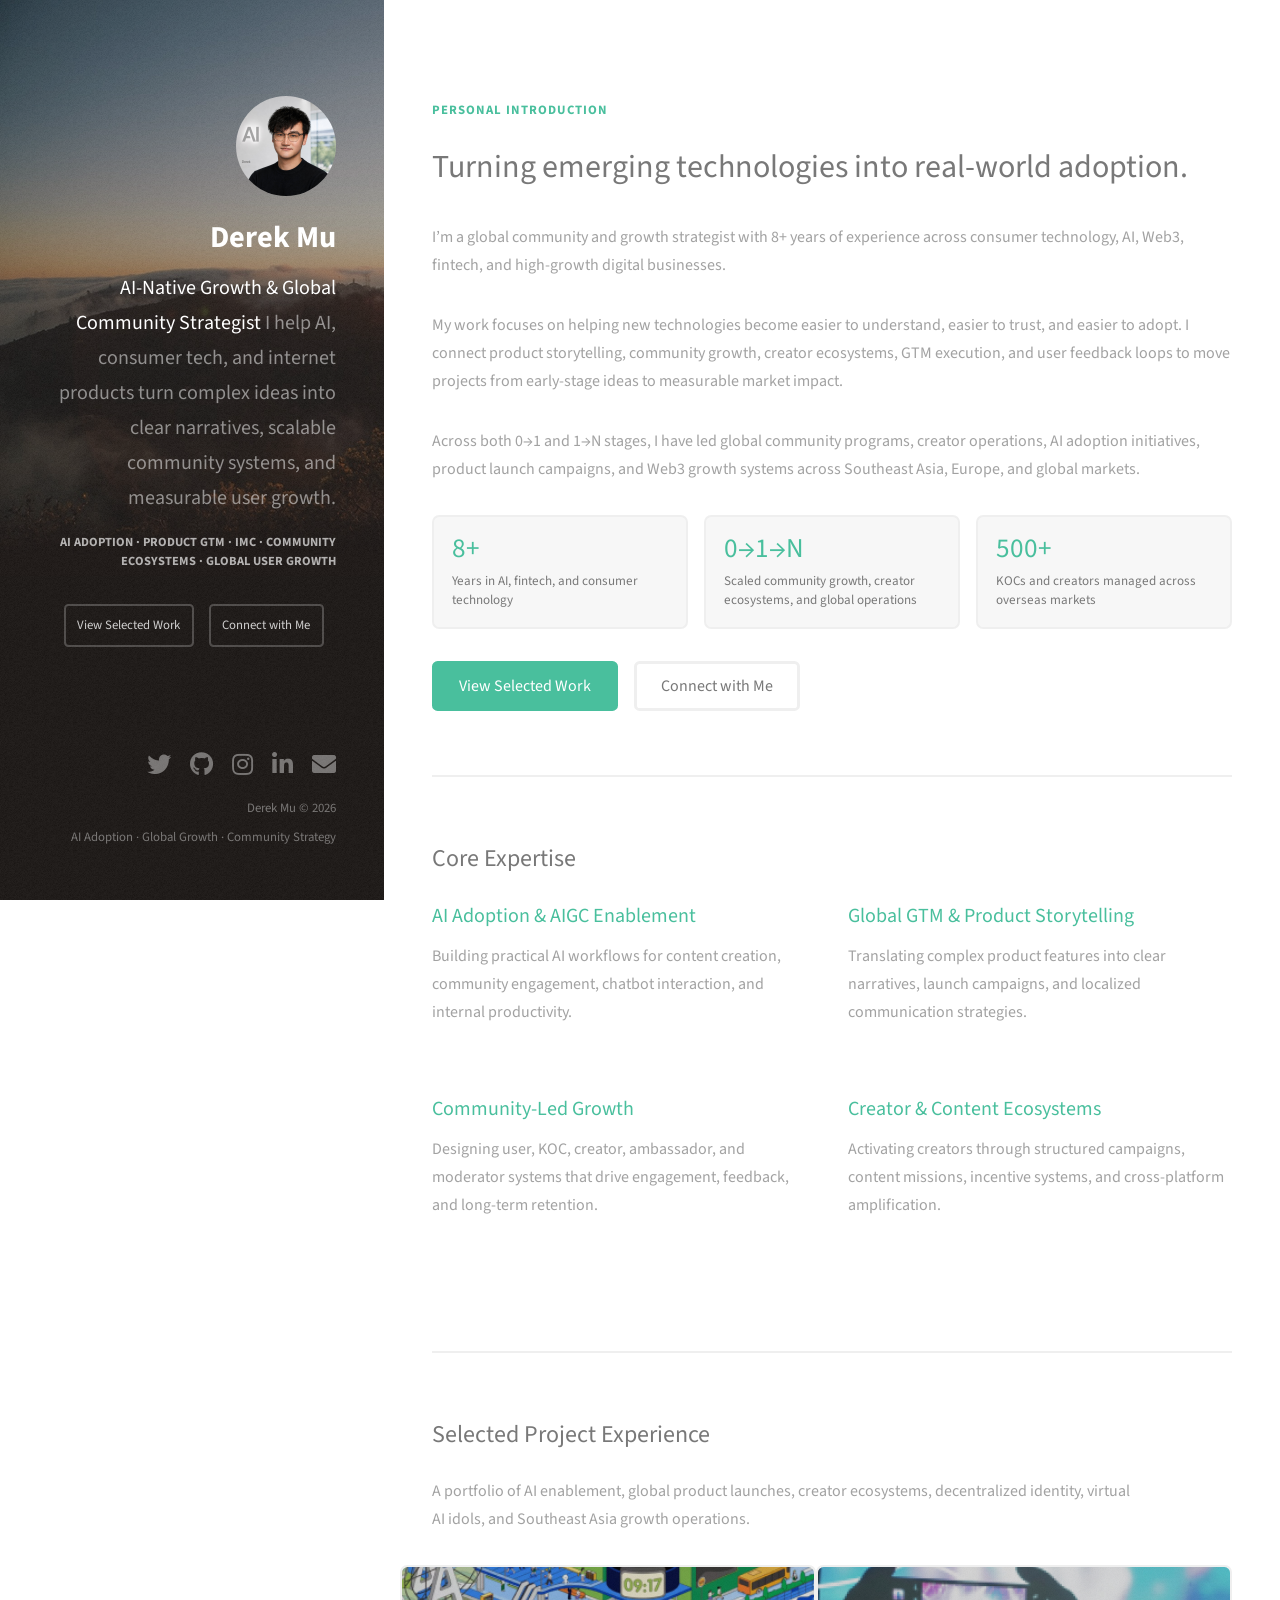
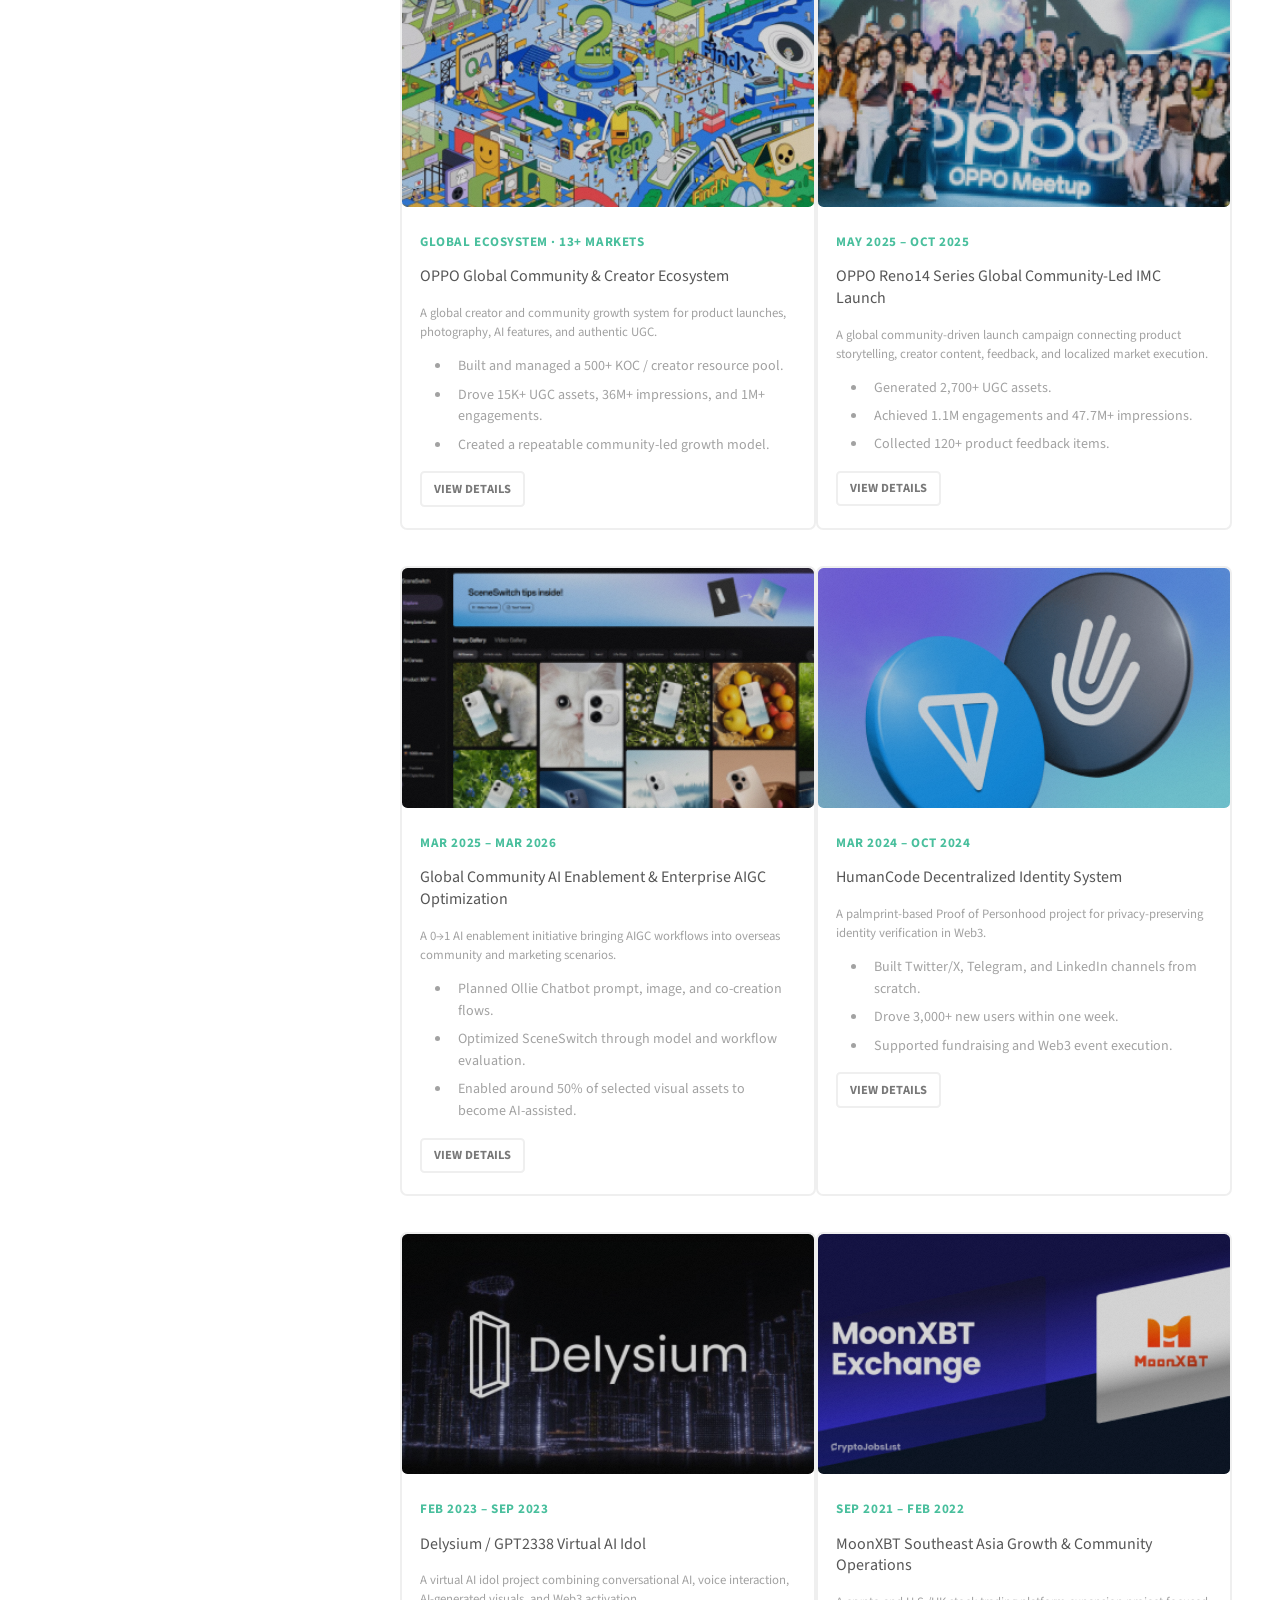
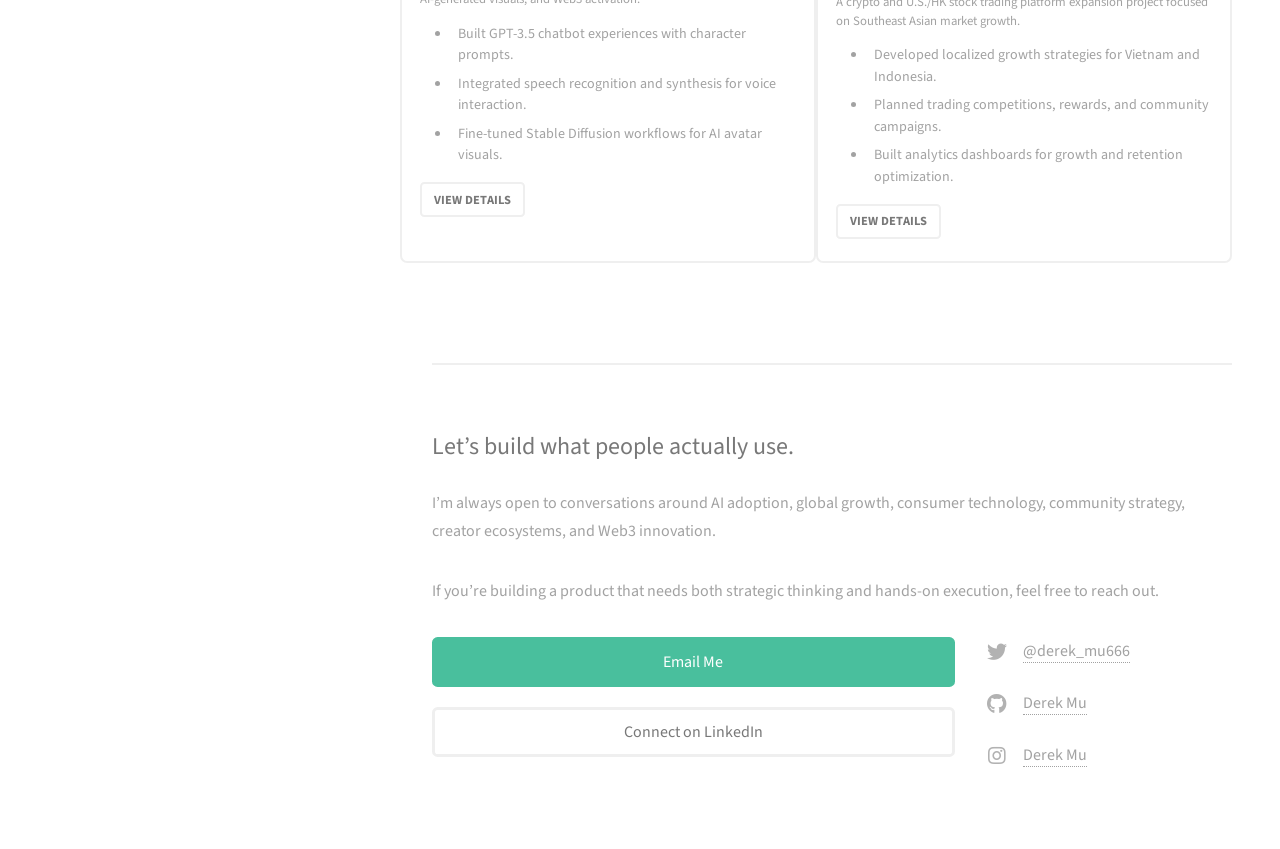
<file: index.html>
<!DOCTYPE HTML>
<!--
	Strata by HTML5 UP
	Optimized for Derek Mu's AI, Web3, and global growth portfolio.
-->
<html lang="en">
	<head>
		<title>Derek Mu | AI-Native Growth &amp; Global Community Strategy</title>
		<meta charset="utf-8" />
		<meta name="viewport" content="width=device-width, initial-scale=1, user-scalable=no" />
		<meta name="description" content="Derek Mu helps AI, consumer tech, and internet products turn complex ideas into clear narratives, scalable community systems, and measurable user growth." />
		<meta property="og:title" content="Derek Mu | AI-Native Growth &amp; Global Community Strategy" />
		<meta property="og:description" content="AI adoption, global GTM, creator ecosystems, Web3 growth, and community strategy for products moving from early ideas to real user adoption." />
		<meta property="og:type" content="website" />
		<link rel="stylesheet" href="assets/css/main.css" />
	</head>
	<body class="is-preload">

		<!-- Header -->
			<header id="header">
				<div class="inner">
					<a href="#one" class="image avatar"><img src="images/avatar.jpg" alt="Derek Mu portrait" /></a>
					<p class="hero-name">Derek Mu</p>
					<h1><strong>AI-Native Growth &amp; Global Community Strategist</strong><br />
					I help AI, consumer tech, and internet products turn complex ideas into clear narratives, scalable community systems, and measurable user growth.</h1>
					<p class="hero-tags">AI Adoption · Product GTM · IMC · Community Ecosystems · Global User Growth</p>
					<ul class="header-actions">
						<li><a href="#two">View Selected Work</a></li>
						<li><a href="#three">Connect with Me</a></li>
					</ul>
				</div>
			</header>

		<!-- Main -->
			<div id="main">

				<!-- One -->
					<section id="one">
						<header class="major">
							<p class="kicker">Personal Introduction</p>
							<h2>Turning emerging technologies into real-world adoption.</h2>
						</header>
						<p>I’m a global community and growth strategist with 8+ years of experience across consumer technology, AI, Web3, fintech, and high-growth digital businesses.</p>
						<p>My work focuses on helping new technologies become easier to understand, easier to trust, and easier to adopt. I connect product storytelling, community growth, creator ecosystems, GTM execution, and user feedback loops to move projects from early-stage ideas to measurable market impact.</p>
						<p>Across both 0→1 and 1→N stages, I have led global community programs, creator operations, AI adoption initiatives, product launch campaigns, and Web3 growth systems across Southeast Asia, Europe, and global markets.</p>
						<ul class="stats">
							<li><strong>8+</strong><span>Years in AI, fintech, and consumer technology</span></li>
							<li><strong>0→1→N</strong><span>Scaled community growth, creator ecosystems, and global operations</span></li>
							<li><strong>500+</strong><span>KOCs and creators managed across overseas markets</span></li>
						</ul>
						<ul class="actions">
							<li><a href="#two" class="button primary">View Selected Work</a></li>
							<li><a href="#three" class="button">Connect with Me</a></li>
						</ul>
					</section>

				<!-- Focus -->
					<section id="focus">
						<h2>Core Expertise</h2>
						<div class="row focus-grid">
							<article class="col-6 col-12-xsmall">
								<h3>AI Adoption &amp; AIGC Enablement</h3>
								<p>Building practical AI workflows for content creation, community engagement, chatbot interaction, and internal productivity.</p>
							</article>
							<article class="col-6 col-12-xsmall">
								<h3>Global GTM &amp; Product Storytelling</h3>
								<p>Translating complex product features into clear narratives, launch campaigns, and localized communication strategies.</p>
							</article>
							<article class="col-6 col-12-xsmall">
								<h3>Community-Led Growth</h3>
								<p>Designing user, KOC, creator, ambassador, and moderator systems that drive engagement, feedback, and long-term retention.</p>
							</article>
							<article class="col-6 col-12-xsmall">
								<h3>Creator &amp; Content Ecosystems</h3>
								<p>Activating creators through structured campaigns, content missions, incentive systems, and cross-platform amplification.</p>
							</article>
						</div>
					</section>

				<!-- Two -->
					<section id="two">
						<h2>Selected Project Experience</h2>
						<p class="section-intro">A portfolio of AI enablement, global product launches, creator ecosystems, decentralized identity, virtual AI idols, and Southeast Asia growth operations.</p>
						<div class="row">
							<article class="col-6 col-12-xsmall work-item project-card">
								<details>
									<summary>
										<span class="image fit"><img src="images/thumbs/01.jpg" alt="OPPO global community and creator ecosystem" /></span>
										<span class="project-label">Global Ecosystem · 13+ Markets</span>
										<h3>OPPO Global Community &amp; Creator Ecosystem</h3>
										<p>A global creator and community growth system for product launches, photography, AI features, and authentic UGC.</p>
										<ul class="project-highlights">
											<li>Built and managed a 500+ KOC / creator resource pool.</li>
											<li>Drove 15K+ UGC assets, 36M+ impressions, and 1M+ engagements.</li>
											<li>Created a repeatable community-led growth model.</li>
										</ul>
										<span class="project-toggle"></span>
									</summary>
									<div class="project-details">
										<div class="project-section">
											<h4>Project Overview</h4>
											<p>A global community and creator growth system built to strengthen OPPO’s overseas user ecosystem, activate high-potential KOCs, and continuously drive authentic UGC around product launches, photography, AI features, and user stories.</p>
										</div>
										<div class="project-section">
											<h4>My Role</h4>
											<p>Led overseas community operations, creator ecosystem building, KOC activation, campaign planning, and cross-market collaboration across 13+ countries.</p>
										</div>
										<div class="project-section">
											<h4>Key Work</h4>
											<ul class="project-highlights">
												<li>Built and managed a 500+ KOC / creator resource pool across global markets.</li>
												<li>Designed creator grading, task assignment, content review, and performance evaluation systems.</li>
												<li>Planned recurring UGC campaigns including #ShotonOPPO, #OPPOMoments, AskOPPO, ambassador tasks, and community challenges.</li>
												<li>Connected community content with product launches, local market needs, social media amplification, and user feedback collection.</li>
											</ul>
										</div>
										<div class="project-section">
											<h4>Impact</h4>
											<ul class="project-highlights">
												<li>Supported 13+ overseas markets with structured creator and community operations.</li>
												<li>Drove 15K+ UGC assets, 36M+ impressions, and 1M+ engagements through content programs.</li>
												<li>Helped establish a repeatable community-led growth model for product launches and long-term user engagement.</li>
											</ul>
										</div>
									</div>
								</details>
							</article>
							<article class="col-6 col-12-xsmall work-item project-card">
								<details>
									<summary>
										<span class="image fit"><img src="images/thumbs/02.jpg" alt="OPPO Reno14 global launch community campaign" /></span>
										<span class="project-label">May 2025 – Oct 2025</span>
										<h3>OPPO Reno14 Series Global Community-Led IMC Launch</h3>
										<p>A global community-driven launch campaign connecting product storytelling, creator content, feedback, and localized market execution.</p>
										<ul class="project-highlights">
											<li>Generated 2,700+ UGC assets.</li>
											<li>Achieved 1.1M engagements and 47.7M+ impressions.</li>
											<li>Collected 120+ product feedback items.</li>
										</ul>
										<span class="project-toggle"></span>
									</summary>
									<div class="project-details">
										<div class="project-section">
											<h4>Project Overview</h4>
											<p>A global community-driven launch campaign for the OPPO Reno14 Series, connecting product storytelling, creator content, user feedback, photography challenges, AI feature education, and localized market execution.</p>
										</div>
										<div class="project-section">
											<h4>My Role</h4>
											<p>Led the global community-side launch strategy and execution, coordinating creator programs, content campaigns, user engagement, and market collaboration.</p>
										</div>
										<div class="project-section">
											<h4>Key Work</h4>
											<ul class="project-highlights">
												<li>Built an “Always-on + Campaign” launch model across AMA, #OPPOMoments, #ShotonOPPO, IoT, gaming, photography, and niche creator circles.</li>
												<li>Translated Reno14 product features into user-friendly content themes, including AI imaging, Mermaid Design, gaming, party photography, and productivity scenarios.</li>
												<li>Activated ambassadors, KOCs, power users, and origin users to generate launch-period UGC and product feedback.</li>
												<li>Worked with local teams to support content collection, creator execution, and multi-market amplification.</li>
											</ul>
										</div>
										<div class="project-section">
											<h4>Impact</h4>
											<ul class="project-highlights">
												<li>Generated 2,700+ UGC assets.</li>
												<li>Achieved 1.1M engagements and 47.7M+ impressions.</li>
												<li>Recruited 20 power users and 100 origin users in Thailand and Indonesia.</li>
												<li>Collected 120+ product feedback items to support product and community optimization.</li>
											</ul>
										</div>
									</div>
								</details>
							</article>
							<article class="col-6 col-12-xsmall work-item project-card">
								<details>
									<summary>
										<span class="image fit"><img src="images/thumbs/05.jpg" alt="AI enablement and AIGC product optimization project" /></span>
										<span class="project-label">Mar 2025 – Mar 2026</span>
										<h3>Global Community AI Enablement &amp; Enterprise AIGC Optimization</h3>
										<p>A 0→1 AI enablement initiative bringing AIGC workflows into overseas community and marketing scenarios.</p>
										<ul class="project-highlights">
											<li>Planned Ollie Chatbot prompt, image, and co-creation flows.</li>
											<li>Optimized SceneSwitch through model and workflow evaluation.</li>
											<li>Enabled around 50% of selected visual assets to become AI-assisted.</li>
										</ul>
										<span class="project-toggle"></span>
									</summary>
									<div class="project-details">
										<div class="project-section">
											<h4>Project Overview</h4>
											<p>A 0→1 AI enablement initiative designed to bring AIGC tools, chatbot interaction, image generation, prompt systems, and AI-assisted content workflows into real overseas community and marketing scenarios.</p>
										</div>
										<div class="project-section">
											<h4>My Role</h4>
											<p>Drove AI use-case planning, chatbot experience design, prompt engineering, AIGC workflow optimization, and internal adoption across community and creative production.</p>
										</div>
										<div class="project-section">
											<h4>Key Work</h4>
											<ul class="project-highlights">
												<li>Planned Ollie Chatbot features including prompt logic, interaction design, image generation, and content co-creation flows.</li>
												<li>Optimized SceneSwitch and related AIGC workflows through model evaluation, ComfyUI orchestration, template standardization, and video API integration.</li>
												<li>Translated AI capabilities into practical use cases for social content, campaign assets, community engagement, and creative production.</li>
												<li>Helped standardize prompts, templates, and workflows to improve repeatability and production efficiency.</li>
											</ul>
										</div>
										<div class="project-section">
											<h4>Impact</h4>
											<ul class="project-highlights">
												<li>Built a 0→1 AI enablement workflow for overseas community and creative scenarios.</li>
												<li>Enabled around 50% of selected TVC and social visual assets to become AI-assisted.</li>
												<li>Improved creative production speed, cost efficiency, and internal AI adoption.</li>
											</ul>
										</div>
									</div>
								</details>
							</article>
							<article class="col-6 col-12-xsmall work-item project-card">
								<details>
									<summary>
										<span class="image fit"><img src="images/thumbs/03.jpg" alt="HumanCode decentralized identity system" /></span>
										<span class="project-label">Mar 2024 – Oct 2024</span>
										<h3>HumanCode Decentralized Identity System</h3>
										<p>A palmprint-based Proof of Personhood project for privacy-preserving identity verification in Web3.</p>
										<ul class="project-highlights">
											<li>Built Twitter/X, Telegram, and LinkedIn channels from scratch.</li>
											<li>Drove 3,000+ new users within one week.</li>
											<li>Supported fundraising and Web3 event execution.</li>
										</ul>
										<span class="project-toggle"></span>
									</summary>
									<div class="project-details">
										<div class="project-section">
											<h4>Project Overview</h4>
											<p>HumanCode is a palmprint-based Proof of Personhood decentralized identity project, designed to explore privacy-preserving identity verification and user authentication in Web3.</p>
										</div>
										<div class="project-section">
											<h4>My Role</h4>
											<p>Supported growth, community building, fundraising materials, market strategy, and event execution during the project’s early-stage expansion.</p>
										</div>
										<div class="project-section">
											<h4>Key Work</h4>
											<ul class="project-highlights">
												<li>Built Twitter/X, Telegram, and LinkedIn channels from scratch.</li>
												<li>Recruited, trained, and managed community moderators.</li>
												<li>Designed referral, airdrop, EDM, SEO, Twitter ads, KOL, and giveaway growth strategies.</li>
												<li>Supported pitch decks, whitepapers, investor communication, and Web3 event execution.</li>
											</ul>
										</div>
										<div class="project-section">
											<h4>Impact</h4>
											<ul class="project-highlights">
												<li>Helped drive 3,000+ new users within one week through growth campaigns.</li>
												<li>Supported fundraising and market-facing materials for a project valued at approximately $5M.</li>
												<li>Participated in major Web3 events including Token2049, Consensus, and TON Hackathon-related activities.</li>
											</ul>
										</div>
									</div>
								</details>
							</article>
							<article class="col-6 col-12-xsmall work-item project-card">
								<details>
									<summary>
										<span class="image fit"><img src="images/thumbs/04.jpg" alt="Delysium GPT2338 virtual AI idol" /></span>
										<span class="project-label">Feb 2023 – Sep 2023</span>
										<h3>Delysium / GPT2338 Virtual AI Idol</h3>
										<p>A virtual AI idol project combining conversational AI, voice interaction, AI-generated visuals, and Web3 activation.</p>
										<ul class="project-highlights">
											<li>Built GPT-3.5 chatbot experiences with character prompts.</li>
											<li>Integrated speech recognition and synthesis for voice interaction.</li>
											<li>Fine-tuned Stable Diffusion workflows for AI avatar visuals.</li>
										</ul>
										<span class="project-toggle"></span>
									</summary>
									<div class="project-details">
										<div class="project-section">
											<h4>Project Overview</h4>
											<p>A virtual AI idol project combining conversational AI, voice interaction, AI-generated visual identity, and Web3 community activation.</p>
										</div>
										<div class="project-section">
											<h4>My Role</h4>
											<p>Worked on AI character experience, chatbot interaction, visual identity generation, community growth, and Web3 market activation.</p>
										</div>
										<div class="project-section">
											<h4>Key Work</h4>
											<ul class="project-highlights">
												<li>Built chatbot experiences using GPT-3.5 and character-profile prompt engineering.</li>
												<li>Integrated conversational AI with speech recognition and synthesis to support voice-based interaction.</li>
												<li>Fine-tuned Stable Diffusion workflows for AI avatar and visual content generation.</li>
												<li>Supported Web3 community campaigns and offline event activation.</li>
											</ul>
										</div>
										<div class="project-section">
											<h4>Impact</h4>
											<ul class="project-highlights">
												<li>Helped launch an AI-powered virtual idol experience combining text, voice, and visual generation.</li>
												<li>Supported market activation around the Delysium ecosystem and GPT2338 IP.</li>
												<li>Contributed to event promotion and community engagement around major Web3 moments.</li>
											</ul>
										</div>
									</div>
								</details>
							</article>
							<article class="col-6 col-12-xsmall work-item project-card">
								<details>
									<summary>
										<span class="image fit"><img src="images/thumbs/06.jpg" alt="MoonXBT crypto and stock trading platform" /></span>
										<span class="project-label">Sep 2021 – Feb 2022</span>
										<h3>MoonXBT Southeast Asia Growth &amp; Community Operations</h3>
										<p>A crypto and U.S./HK stock trading platform expansion project focused on Southeast Asian market growth.</p>
										<ul class="project-highlights">
											<li>Developed localized growth strategies for Vietnam and Indonesia.</li>
											<li>Planned trading competitions, rewards, and community campaigns.</li>
											<li>Built analytics dashboards for growth and retention optimization.</li>
										</ul>
										<span class="project-toggle"></span>
									</summary>
									<div class="project-details">
										<div class="project-section">
											<h4>Project Overview</h4>
											<p>A crypto and U.S./HK stock trading platform expansion project focused on Southeast Asian market growth, trading user acquisition, community operations, and localized campaign execution.</p>
										</div>
										<div class="project-section">
											<h4>My Role</h4>
											<p>Led Southeast Asia operations, market research, community growth, campaign planning, and ambassador collaboration.</p>
										</div>
										<div class="project-section">
											<h4>Key Work</h4>
											<ul class="project-highlights">
												<li>Developed localized growth strategies for Vietnam, Indonesia, and other Southeast Asian markets.</li>
												<li>Planned trading competitions, affiliate rewards, holiday campaigns, and community activities.</li>
												<li>Built and operated Telegram, Facebook, LinkedIn, and Reddit communities.</li>
												<li>Created Google Analytics dashboards to track registration, retention, user behavior, channels, and SEO performance.</li>
											</ul>
										</div>
										<div class="project-section">
											<h4>Impact</h4>
											<ul class="project-highlights">
												<li>Supported MoonXBT’s growth into a top crypto exchange position in Vietnam and Indonesia.</li>
												<li>Improved community engagement through 24/7 operations and global ambassador collaboration.</li>
												<li>Built data-driven dashboards to support growth, retention, and product optimization.</li>
											</ul>
										</div>
									</div>
								</details>
							</article>
						</div>
					</section>

				<!-- Three -->
					<section id="three">
						<h2>Let’s build what people actually use.</h2>
						<p>I’m always open to conversations around AI adoption, global growth, consumer technology, community strategy, creator ecosystems, and Web3 innovation.</p>
						<p>If you’re building a product that needs both strategic thinking and hands-on execution, feel free to reach out.</p>
						<div class="row">
							<div class="col-8 col-12-small">
								<ul class="actions stacked">
									<li><a href="mailto:meverestz@gmail.com" class="button primary">Email Me</a></li>
									<li><a href="https://www.linkedin.com/in/derek-mu/" class="button" target="_blank" rel="noreferrer">Connect on LinkedIn</a></li>
								</ul>
							</div>
							<div class="col-4 col-12-small">
								<ul class="labeled-icons">
									<li>
										<h3 class="icon brands fa-twitter"><span class="label">Twitter</span></h3>
										<a href="https://x.com/derek_mu666" target="_blank" rel="noreferrer">@derek_mu666</a>
									</li>
									<li>
										<h3 class="icon brands fa-github"><span class="label">GitHub</span></h3>
										<a href="https://github.com/derek-mu" target="_blank" rel="noreferrer">Derek Mu</a>
									</li>
									<li>
										<h3 class="icon brands fa-instagram"><span class="label">Instagram</span></h3>
										<a href="https://www.instagram.com/derek_mu666/" target="_blank" rel="noreferrer">Derek Mu</a>
									</li>
								</ul>
							</div>
						</div>
					</section>

			</div>

		<!-- Footer -->
			<footer id="footer">
				<div class="inner">
					<ul class="icons">
						<li><a href="https://x.com/derek_mu666" class="icon brands fa-twitter" target="_blank" rel="noreferrer"><span class="label">Twitter</span></a></li>
						<li><a href="https://github.com/derek-mu" class="icon brands fa-github" target="_blank" rel="noreferrer"><span class="label">Github</span></a></li>
						<li><a href="https://www.instagram.com/derek_mu666/" class="icon brands fa-instagram" target="_blank" rel="noreferrer"><span class="label">Instagram</span></a></li>
						<li><a href="https://www.linkedin.com/in/derek-mu/" class="icon brands fa-linkedin-in" target="_blank" rel="noreferrer"><span class="label">LinkedIn</span></a></li>
						<li><a href="mailto:meverestz@gmail.com" class="icon solid fa-envelope"><span class="label">Email</span></a></li>
					</ul>
					<ul class="copyright">
						<li>Derek Mu &copy; 2026</li><li>AI Adoption · Global Growth · Community Strategy</li>
					</ul>
				</div>
			</footer>

		<!-- Scripts -->
			<script src="assets/js/jquery.min.js"></script>
			<script src="assets/js/jquery.poptrox.min.js"></script>
			<script src="assets/js/browser.min.js"></script>
			<script src="assets/js/breakpoints.min.js"></script>
			<script src="assets/js/util.js"></script>
			<script src="assets/js/main.js"></script>

	</body>
</html>
</file>
<file: assets/css/main.css>
@import url("fontawesome-all.min.css");
@import url("https://fonts.googleapis.com/css?family=Source+Sans+Pro:400,400italic");

/*
	Strata by HTML5 UP
	html5up.net | @ajlkn
	Free for personal and commercial use under the CCA 3.0 license (html5up.net/license)
*/

html, body, div, span, applet, object,
iframe, h1, h2, h3, h4, h5, h6, p, blockquote,
pre, a, abbr, acronym, address, big, cite,
code, del, dfn, em, img, ins, kbd, q, s, samp,
small, strike, strong, sub, sup, tt, var, b,
u, i, center, dl, dt, dd, ol, ul, li, fieldset,
form, label, legend, table, caption, tbody,
tfoot, thead, tr, th, td, article, aside,
canvas, details, embed, figure, figcaption,
footer, header, hgroup, menu, nav, output, ruby,
section, summary, time, mark, audio, video {
	margin: 0;
	padding: 0;
	border: 0;
	font-size: 100%;
	font: inherit;
	vertical-align: baseline;}

article, aside, details, figcaption, figure,
footer, header, hgroup, menu, nav, section {
	display: block;}

body {
	line-height: 1;
}

ol, ul {
	list-style: none;
}

blockquote, q {
	quotes: none;
}

	blockquote:before, blockquote:after, q:before, q:after {
		content: '';
		content: none;
	}

/* Basic */

	html {
		box-sizing: border-box;
	}

	*, *:before, *:after {
		box-sizing: inherit;
	}

	body {
		background: #fff;
	}

		body.is-preload *, body.is-preload *:before, body.is-preload *:after {
			-moz-animation: none !important;
			-webkit-animation: none !important;
			-ms-animation: none !important;
			animation: none !important;
			-moz-transition: none !important;
			-webkit-transition: none !important;
			-ms-transition: none !important;
			transition: none !important;
		}

	body, input, select, textarea {
		color: #a2a2a2;
		font-family: "Source Sans Pro", Helvetica, sans-serif;
		font-size: 16pt;
		font-weight: 400;
		line-height: 1.75em;
	}

	a {
		-moz-transition: color 0.2s ease-in-out, border-color 0.2s ease-in-out;
		-webkit-transition: color 0.2s ease-in-out, border-color 0.2s ease-in-out;
		-ms-transition: color 0.2s ease-in-out, border-color 0.2s ease-in-out;
		transition: color 0.2s ease-in-out, border-color 0.2s ease-in-out;
		border-bottom: dotted 1px;
		color: #49bf9d;
		text-decoration: none;
	}

		a:hover {
			border-bottom-color: transparent;
			color: #49bf9d !important;
			text-decoration: none;
		}

	strong, b {
		color: #787878;
		font-weight: 400;
	}

	em, i {
		font-style: italic;
	}

	p {
		margin: 0 0 2em 0;
	}

	h1, h2, h3, h4, h5, h6 {
		color: #787878;
		font-weight: 400;
		line-height: 1em;
		margin: 0 0 1em 0;
	}

		h1 a, h2 a, h3 a, h4 a, h5 a, h6 a {
			color: inherit;
			text-decoration: none;
		}

	h1 {
		font-size: 2em;
		line-height: 1.5em;
	}

	h2 {
		font-size: 1.5em;
		line-height: 1.5em;
	}

	h3 {
		font-size: 1.25em;
		line-height: 1.5em;
	}

	h4 {
		font-size: 1.1em;
		line-height: 1.5em;
	}

	h5 {
		font-size: 0.9em;
		line-height: 1.5em;
	}

	h6 {
		font-size: 0.7em;
		line-height: 1.5em;
	}

	sub {
		font-size: 0.8em;
		position: relative;
		top: 0.5em;
	}

	sup {
		font-size: 0.8em;
		position: relative;
		top: -0.5em;
	}

	hr {
		border: 0;
		border-bottom: solid 2px #efefef;
		margin: 2em 0;
	}

		hr.major {
			margin: 3em 0;
		}

	blockquote {
		border-left: solid 6px #efefef;
		font-style: italic;
		margin: 0 0 2em 0;
		padding: 0.5em 0 0.5em 1.5em;
	}

	code {
		background: #f7f7f7;
		border-radius: 0.35em;
		border: solid 2px #efefef;
		font-family: "Courier New", monospace;
		font-size: 0.9em;
		margin: 0 0.25em;
		padding: 0.25em 0.65em;
	}

	pre {
		-webkit-overflow-scrolling: touch;
		font-family: "Courier New", monospace;
		font-size: 0.9em;
		margin: 0 0 2em 0;
	}

		pre code {
			display: block;
			line-height: 1.75em;
			padding: 1em 1.5em;
			overflow-x: auto;
		}

	.align-left {
		text-align: left;
	}

	.align-center {
		text-align: center;
	}

	.align-right {
		text-align: right;
	}

/* Container */

	.container {
		margin: 0 auto;
		max-width: calc(100% - 4em);
		width: 100%;
	}

		.container.xsmall {
			width: 25%;
		}

		.container.small {
			width: 50%;
		}

		.container.medium {
			width: 75%;
		}

		.container.large {
			width: 125%;
		}

		.container.xlarge {
			width: 150%;
		}

		.container.max {
			width: 100%;
		}

		@media screen and (max-width: 980px) {

			.container {
				width: 100% !important;
				max-width: 100% !important;
			}

		}

		@media screen and (max-width: 480px) {

			.container {
				max-width: calc(100% - 3em);
			}

		}

/* Row */

	.row {
		display: flex;
		flex-wrap: wrap;
		box-sizing: border-box;
		align-items: stretch;
	}

		.row > * {
			box-sizing: border-box;
		}

		.row.gtr-uniform > * > :last-child {
			margin-bottom: 0;
		}

		.row.aln-left {
			justify-content: flex-start;
		}

		.row.aln-center {
			justify-content: center;
		}

		.row.aln-right {
			justify-content: flex-end;
		}

		.row.aln-top {
			align-items: flex-start;
		}

		.row.aln-middle {
			align-items: center;
		}

		.row.aln-bottom {
			align-items: flex-end;
		}

		.row > .imp {
			order: -1;
		}

		.row > .col-1 {
			width: 8.33333%;
		}

		.row > .off-1 {
			margin-left: 8.33333%;
		}

		.row > .col-2 {
			width: 16.66667%;
		}

		.row > .off-2 {
			margin-left: 16.66667%;
		}

		.row > .col-3 {
			width: 25%;
		}

		.row > .off-3 {
			margin-left: 25%;
		}

		.row > .col-4 {
			width: 33.33333%;
		}

		.row > .off-4 {
			margin-left: 33.33333%;
		}

		.row > .col-5 {
			width: 41.66667%;
		}

		.row > .off-5 {
			margin-left: 41.66667%;
		}

		.row > .col-6 {
			width: 50%;
		}

		.row > .off-6 {
			margin-left: 50%;
		}

		.row > .col-7 {
			width: 58.33333%;
		}

		.row > .off-7 {
			margin-left: 58.33333%;
		}

		.row > .col-8 {
			width: 66.66667%;
		}

		.row > .off-8 {
			margin-left: 66.66667%;
		}

		.row > .col-9 {
			width: 75%;
		}

		.row > .off-9 {
			margin-left: 75%;
		}

		.row > .col-10 {
			width: 83.33333%;
		}

		.row > .off-10 {
			margin-left: 83.33333%;
		}

		.row > .col-11 {
			width: 91.66667%;
		}

		.row > .off-11 {
			margin-left: 91.66667%;
		}

		.row > .col-12 {
			width: 100%;
		}

		.row > .off-12 {
			margin-left: 100%;
		}

		.row.gtr-0 {
			margin-top: 0;
			margin-left: 0em;
		}

			.row.gtr-0 > * {
				padding: 0 0 0 0em;
			}

			.row.gtr-0.gtr-uniform {
				margin-top: 0em;
			}

				.row.gtr-0.gtr-uniform > * {
					padding-top: 0em;
				}

		.row.gtr-25 {
			margin-top: 0;
			margin-left: -0.625em;
		}

			.row.gtr-25 > * {
				padding: 0 0 0 0.625em;
			}

			.row.gtr-25.gtr-uniform {
				margin-top: -0.625em;
			}

				.row.gtr-25.gtr-uniform > * {
					padding-top: 0.625em;
				}

		.row.gtr-50 {
			margin-top: 0;
			margin-left: -1.25em;
		}

			.row.gtr-50 > * {
				padding: 0 0 0 1.25em;
			}

			.row.gtr-50.gtr-uniform {
				margin-top: -1.25em;
			}

				.row.gtr-50.gtr-uniform > * {
					padding-top: 1.25em;
				}

		.row {
			margin-top: 0;
			margin-left: -2.5em;
		}

			.row > * {
				padding: 0 0 0 2.5em;
			}

			.row.gtr-uniform {
				margin-top: -2.5em;
			}

				.row.gtr-uniform > * {
					padding-top: 2.5em;
				}

		.row.gtr-150 {
			margin-top: 0;
			margin-left: -3.75em;
		}

			.row.gtr-150 > * {
				padding: 0 0 0 3.75em;
			}

			.row.gtr-150.gtr-uniform {
				margin-top: -3.75em;
			}

				.row.gtr-150.gtr-uniform > * {
					padding-top: 3.75em;
				}

		.row.gtr-200 {
			margin-top: 0;
			margin-left: -5em;
		}

			.row.gtr-200 > * {
				padding: 0 0 0 5em;
			}

			.row.gtr-200.gtr-uniform {
				margin-top: -5em;
			}

				.row.gtr-200.gtr-uniform > * {
					padding-top: 5em;
				}

		@media screen and (max-width: 1800px) {

			.row {
				display: flex;
				flex-wrap: wrap;
				box-sizing: border-box;
				align-items: stretch;
			}

				.row > * {
					box-sizing: border-box;
				}

				.row.gtr-uniform > * > :last-child {
					margin-bottom: 0;
				}

				.row.aln-left {
					justify-content: flex-start;
				}

				.row.aln-center {
					justify-content: center;
				}

				.row.aln-right {
					justify-content: flex-end;
				}

				.row.aln-top {
					align-items: flex-start;
				}

				.row.aln-middle {
					align-items: center;
				}

				.row.aln-bottom {
					align-items: flex-end;
				}

				.row > .imp-xlarge {
					order: -1;
				}

				.row > .col-1-xlarge {
					width: 8.33333%;
				}

				.row > .off-1-xlarge {
					margin-left: 8.33333%;
				}

				.row > .col-2-xlarge {
					width: 16.66667%;
				}

				.row > .off-2-xlarge {
					margin-left: 16.66667%;
				}

				.row > .col-3-xlarge {
					width: 25%;
				}

				.row > .off-3-xlarge {
					margin-left: 25%;
				}

				.row > .col-4-xlarge {
					width: 33.33333%;
				}

				.row > .off-4-xlarge {
					margin-left: 33.33333%;
				}

				.row > .col-5-xlarge {
					width: 41.66667%;
				}

				.row > .off-5-xlarge {
					margin-left: 41.66667%;
				}

				.row > .col-6-xlarge {
					width: 50%;
				}

				.row > .off-6-xlarge {
					margin-left: 50%;
				}

				.row > .col-7-xlarge {
					width: 58.33333%;
				}

				.row > .off-7-xlarge {
					margin-left: 58.33333%;
				}

				.row > .col-8-xlarge {
					width: 66.66667%;
				}

				.row > .off-8-xlarge {
					margin-left: 66.66667%;
				}

				.row > .col-9-xlarge {
					width: 75%;
				}

				.row > .off-9-xlarge {
					margin-left: 75%;
				}

				.row > .col-10-xlarge {
					width: 83.33333%;
				}

				.row > .off-10-xlarge {
					margin-left: 83.33333%;
				}

				.row > .col-11-xlarge {
					width: 91.66667%;
				}

				.row > .off-11-xlarge {
					margin-left: 91.66667%;
				}

				.row > .col-12-xlarge {
					width: 100%;
				}

				.row > .off-12-xlarge {
					margin-left: 100%;
				}

				.row.gtr-0 {
					margin-top: 0;
					margin-left: 0em;
				}

					.row.gtr-0 > * {
						padding: 0 0 0 0em;
					}

					.row.gtr-0.gtr-uniform {
						margin-top: 0em;
					}

						.row.gtr-0.gtr-uniform > * {
							padding-top: 0em;
						}

				.row.gtr-25 {
					margin-top: 0;
					margin-left: -0.625em;
				}

					.row.gtr-25 > * {
						padding: 0 0 0 0.625em;
					}

					.row.gtr-25.gtr-uniform {
						margin-top: -0.625em;
					}

						.row.gtr-25.gtr-uniform > * {
							padding-top: 0.625em;
						}

				.row.gtr-50 {
					margin-top: 0;
					margin-left: -1.25em;
				}

					.row.gtr-50 > * {
						padding: 0 0 0 1.25em;
					}

					.row.gtr-50.gtr-uniform {
						margin-top: -1.25em;
					}

						.row.gtr-50.gtr-uniform > * {
							padding-top: 1.25em;
						}

				.row {
					margin-top: 0;
					margin-left: -2.5em;
				}

					.row > * {
						padding: 0 0 0 2.5em;
					}

					.row.gtr-uniform {
						margin-top: -2.5em;
					}

						.row.gtr-uniform > * {
							padding-top: 2.5em;
						}

				.row.gtr-150 {
					margin-top: 0;
					margin-left: -3.75em;
				}

					.row.gtr-150 > * {
						padding: 0 0 0 3.75em;
					}

					.row.gtr-150.gtr-uniform {
						margin-top: -3.75em;
					}

						.row.gtr-150.gtr-uniform > * {
							padding-top: 3.75em;
						}

				.row.gtr-200 {
					margin-top: 0;
					margin-left: -5em;
				}

					.row.gtr-200 > * {
						padding: 0 0 0 5em;
					}

					.row.gtr-200.gtr-uniform {
						margin-top: -5em;
					}

						.row.gtr-200.gtr-uniform > * {
							padding-top: 5em;
						}

		}

		@media screen and (max-width: 1280px) {

			.row {
				display: flex;
				flex-wrap: wrap;
				box-sizing: border-box;
				align-items: stretch;
			}

				.row > * {
					box-sizing: border-box;
				}

				.row.gtr-uniform > * > :last-child {
					margin-bottom: 0;
				}

				.row.aln-left {
					justify-content: flex-start;
				}

				.row.aln-center {
					justify-content: center;
				}

				.row.aln-right {
					justify-content: flex-end;
				}

				.row.aln-top {
					align-items: flex-start;
				}

				.row.aln-middle {
					align-items: center;
				}

				.row.aln-bottom {
					align-items: flex-end;
				}

				.row > .imp-large {
					order: -1;
				}

				.row > .col-1-large {
					width: 8.33333%;
				}

				.row > .off-1-large {
					margin-left: 8.33333%;
				}

				.row > .col-2-large {
					width: 16.66667%;
				}

				.row > .off-2-large {
					margin-left: 16.66667%;
				}

				.row > .col-3-large {
					width: 25%;
				}

				.row > .off-3-large {
					margin-left: 25%;
				}

				.row > .col-4-large {
					width: 33.33333%;
				}

				.row > .off-4-large {
					margin-left: 33.33333%;
				}

				.row > .col-5-large {
					width: 41.66667%;
				}

				.row > .off-5-large {
					margin-left: 41.66667%;
				}

				.row > .col-6-large {
					width: 50%;
				}

				.row > .off-6-large {
					margin-left: 50%;
				}

				.row > .col-7-large {
					width: 58.33333%;
				}

				.row > .off-7-large {
					margin-left: 58.33333%;
				}

				.row > .col-8-large {
					width: 66.66667%;
				}

				.row > .off-8-large {
					margin-left: 66.66667%;
				}

				.row > .col-9-large {
					width: 75%;
				}

				.row > .off-9-large {
					margin-left: 75%;
				}

				.row > .col-10-large {
					width: 83.33333%;
				}

				.row > .off-10-large {
					margin-left: 83.33333%;
				}

				.row > .col-11-large {
					width: 91.66667%;
				}

				.row > .off-11-large {
					margin-left: 91.66667%;
				}

				.row > .col-12-large {
					width: 100%;
				}

				.row > .off-12-large {
					margin-left: 100%;
				}

				.row.gtr-0 {
					margin-top: 0;
					margin-left: 0em;
				}

					.row.gtr-0 > * {
						padding: 0 0 0 0em;
					}

					.row.gtr-0.gtr-uniform {
						margin-top: 0em;
					}

						.row.gtr-0.gtr-uniform > * {
							padding-top: 0em;
						}

				.row.gtr-25 {
					margin-top: 0;
					margin-left: -0.5em;
				}

					.row.gtr-25 > * {
						padding: 0 0 0 0.5em;
					}

					.row.gtr-25.gtr-uniform {
						margin-top: -0.5em;
					}

						.row.gtr-25.gtr-uniform > * {
							padding-top: 0.5em;
						}

				.row.gtr-50 {
					margin-top: 0;
					margin-left: -1em;
				}

					.row.gtr-50 > * {
						padding: 0 0 0 1em;
					}

					.row.gtr-50.gtr-uniform {
						margin-top: -1em;
					}

						.row.gtr-50.gtr-uniform > * {
							padding-top: 1em;
						}

				.row {
					margin-top: 0;
					margin-left: -2em;
				}

					.row > * {
						padding: 0 0 0 2em;
					}

					.row.gtr-uniform {
						margin-top: -2em;
					}

						.row.gtr-uniform > * {
							padding-top: 2em;
						}

				.row.gtr-150 {
					margin-top: 0;
					margin-left: -3em;
				}

					.row.gtr-150 > * {
						padding: 0 0 0 3em;
					}

					.row.gtr-150.gtr-uniform {
						margin-top: -3em;
					}

						.row.gtr-150.gtr-uniform > * {
							padding-top: 3em;
						}

				.row.gtr-200 {
					margin-top: 0;
					margin-left: -4em;
				}

					.row.gtr-200 > * {
						padding: 0 0 0 4em;
					}

					.row.gtr-200.gtr-uniform {
						margin-top: -4em;
					}

						.row.gtr-200.gtr-uniform > * {
							padding-top: 4em;
						}

		}

		@media screen and (max-width: 980px) {

			.row {
				display: flex;
				flex-wrap: wrap;
				box-sizing: border-box;
				align-items: stretch;
			}

				.row > * {
					box-sizing: border-box;
				}

				.row.gtr-uniform > * > :last-child {
					margin-bottom: 0;
				}

				.row.aln-left {
					justify-content: flex-start;
				}

				.row.aln-center {
					justify-content: center;
				}

				.row.aln-right {
					justify-content: flex-end;
				}

				.row.aln-top {
					align-items: flex-start;
				}

				.row.aln-middle {
					align-items: center;
				}

				.row.aln-bottom {
					align-items: flex-end;
				}

				.row > .imp-medium {
					order: -1;
				}

				.row > .col-1-medium {
					width: 8.33333%;
				}

				.row > .off-1-medium {
					margin-left: 8.33333%;
				}

				.row > .col-2-medium {
					width: 16.66667%;
				}

				.row > .off-2-medium {
					margin-left: 16.66667%;
				}

				.row > .col-3-medium {
					width: 25%;
				}

				.row > .off-3-medium {
					margin-left: 25%;
				}

				.row > .col-4-medium {
					width: 33.33333%;
				}

				.row > .off-4-medium {
					margin-left: 33.33333%;
				}

				.row > .col-5-medium {
					width: 41.66667%;
				}

				.row > .off-5-medium {
					margin-left: 41.66667%;
				}

				.row > .col-6-medium {
					width: 50%;
				}

				.row > .off-6-medium {
					margin-left: 50%;
				}

				.row > .col-7-medium {
					width: 58.33333%;
				}

				.row > .off-7-medium {
					margin-left: 58.33333%;
				}

				.row > .col-8-medium {
					width: 66.66667%;
				}

				.row > .off-8-medium {
					margin-left: 66.66667%;
				}

				.row > .col-9-medium {
					width: 75%;
				}

				.row > .off-9-medium {
					margin-left: 75%;
				}

				.row > .col-10-medium {
					width: 83.33333%;
				}

				.row > .off-10-medium {
					margin-left: 83.33333%;
				}

				.row > .col-11-medium {
					width: 91.66667%;
				}

				.row > .off-11-medium {
					margin-left: 91.66667%;
				}

				.row > .col-12-medium {
					width: 100%;
				}

				.row > .off-12-medium {
					margin-left: 100%;
				}

				.row.gtr-0 {
					margin-top: 0;
					margin-left: 0em;
				}

					.row.gtr-0 > * {
						padding: 0 0 0 0em;
					}

					.row.gtr-0.gtr-uniform {
						margin-top: 0em;
					}

						.row.gtr-0.gtr-uniform > * {
							padding-top: 0em;
						}

				.row.gtr-25 {
					margin-top: 0;
					margin-left: -0.5em;
				}

					.row.gtr-25 > * {
						padding: 0 0 0 0.5em;
					}

					.row.gtr-25.gtr-uniform {
						margin-top: -0.5em;
					}

						.row.gtr-25.gtr-uniform > * {
							padding-top: 0.5em;
						}

				.row.gtr-50 {
					margin-top: 0;
					margin-left: -1em;
				}

					.row.gtr-50 > * {
						padding: 0 0 0 1em;
					}

					.row.gtr-50.gtr-uniform {
						margin-top: -1em;
					}

						.row.gtr-50.gtr-uniform > * {
							padding-top: 1em;
						}

				.row {
					margin-top: 0;
					margin-left: -2em;
				}

					.row > * {
						padding: 0 0 0 2em;
					}

					.row.gtr-uniform {
						margin-top: -2em;
					}

						.row.gtr-uniform > * {
							padding-top: 2em;
						}

				.row.gtr-150 {
					margin-top: 0;
					margin-left: -3em;
				}

					.row.gtr-150 > * {
						padding: 0 0 0 3em;
					}

					.row.gtr-150.gtr-uniform {
						margin-top: -3em;
					}

						.row.gtr-150.gtr-uniform > * {
							padding-top: 3em;
						}

				.row.gtr-200 {
					margin-top: 0;
					margin-left: -4em;
				}

					.row.gtr-200 > * {
						padding: 0 0 0 4em;
					}

					.row.gtr-200.gtr-uniform {
						margin-top: -4em;
					}

						.row.gtr-200.gtr-uniform > * {
							padding-top: 4em;
						}

		}

		@media screen and (max-width: 736px) {

			.row {
				display: flex;
				flex-wrap: wrap;
				box-sizing: border-box;
				align-items: stretch;
			}

				.row > * {
					box-sizing: border-box;
				}

				.row.gtr-uniform > * > :last-child {
					margin-bottom: 0;
				}

				.row.aln-left {
					justify-content: flex-start;
				}

				.row.aln-center {
					justify-content: center;
				}

				.row.aln-right {
					justify-content: flex-end;
				}

				.row.aln-top {
					align-items: flex-start;
				}

				.row.aln-middle {
					align-items: center;
				}

				.row.aln-bottom {
					align-items: flex-end;
				}

				.row > .imp-small {
					order: -1;
				}

				.row > .col-1-small {
					width: 8.33333%;
				}

				.row > .off-1-small {
					margin-left: 8.33333%;
				}

				.row > .col-2-small {
					width: 16.66667%;
				}

				.row > .off-2-small {
					margin-left: 16.66667%;
				}

				.row > .col-3-small {
					width: 25%;
				}

				.row > .off-3-small {
					margin-left: 25%;
				}

				.row > .col-4-small {
					width: 33.33333%;
				}

				.row > .off-4-small {
					margin-left: 33.33333%;
				}

				.row > .col-5-small {
					width: 41.66667%;
				}

				.row > .off-5-small {
					margin-left: 41.66667%;
				}

				.row > .col-6-small {
					width: 50%;
				}

				.row > .off-6-small {
					margin-left: 50%;
				}

				.row > .col-7-small {
					width: 58.33333%;
				}

				.row > .off-7-small {
					margin-left: 58.33333%;
				}

				.row > .col-8-small {
					width: 66.66667%;
				}

				.row > .off-8-small {
					margin-left: 66.66667%;
				}

				.row > .col-9-small {
					width: 75%;
				}

				.row > .off-9-small {
					margin-left: 75%;
				}

				.row > .col-10-small {
					width: 83.33333%;
				}

				.row > .off-10-small {
					margin-left: 83.33333%;
				}

				.row > .col-11-small {
					width: 91.66667%;
				}

				.row > .off-11-small {
					margin-left: 91.66667%;
				}

				.row > .col-12-small {
					width: 100%;
				}

				.row > .off-12-small {
					margin-left: 100%;
				}

				.row.gtr-0 {
					margin-top: 0;
					margin-left: 0em;
				}

					.row.gtr-0 > * {
						padding: 0 0 0 0em;
					}

					.row.gtr-0.gtr-uniform {
						margin-top: 0em;
					}

						.row.gtr-0.gtr-uniform > * {
							padding-top: 0em;
						}

				.row.gtr-25 {
					margin-top: 0;
					margin-left: -0.375em;
				}

					.row.gtr-25 > * {
						padding: 0 0 0 0.375em;
					}

					.row.gtr-25.gtr-uniform {
						margin-top: -0.375em;
					}

						.row.gtr-25.gtr-uniform > * {
							padding-top: 0.375em;
						}

				.row.gtr-50 {
					margin-top: 0;
					margin-left: -0.75em;
				}

					.row.gtr-50 > * {
						padding: 0 0 0 0.75em;
					}

					.row.gtr-50.gtr-uniform {
						margin-top: -0.75em;
					}

						.row.gtr-50.gtr-uniform > * {
							padding-top: 0.75em;
						}

				.row {
					margin-top: 0;
					margin-left: -1.5em;
				}

					.row > * {
						padding: 0 0 0 1.5em;
					}

					.row.gtr-uniform {
						margin-top: -1.5em;
					}

						.row.gtr-uniform > * {
							padding-top: 1.5em;
						}

				.row.gtr-150 {
					margin-top: 0;
					margin-left: -2.25em;
				}

					.row.gtr-150 > * {
						padding: 0 0 0 2.25em;
					}

					.row.gtr-150.gtr-uniform {
						margin-top: -2.25em;
					}

						.row.gtr-150.gtr-uniform > * {
							padding-top: 2.25em;
						}

				.row.gtr-200 {
					margin-top: 0;
					margin-left: -3em;
				}

					.row.gtr-200 > * {
						padding: 0 0 0 3em;
					}

					.row.gtr-200.gtr-uniform {
						margin-top: -3em;
					}

						.row.gtr-200.gtr-uniform > * {
							padding-top: 3em;
						}

		}

		@media screen and (max-width: 480px) {

			.row {
				display: flex;
				flex-wrap: wrap;
				box-sizing: border-box;
				align-items: stretch;
			}

				.row > * {
					box-sizing: border-box;
				}

				.row.gtr-uniform > * > :last-child {
					margin-bottom: 0;
				}

				.row.aln-left {
					justify-content: flex-start;
				}

				.row.aln-center {
					justify-content: center;
				}

				.row.aln-right {
					justify-content: flex-end;
				}

				.row.aln-top {
					align-items: flex-start;
				}

				.row.aln-middle {
					align-items: center;
				}

				.row.aln-bottom {
					align-items: flex-end;
				}

				.row > .imp-xsmall {
					order: -1;
				}

				.row > .col-1-xsmall {
					width: 8.33333%;
				}

				.row > .off-1-xsmall {
					margin-left: 8.33333%;
				}

				.row > .col-2-xsmall {
					width: 16.66667%;
				}

				.row > .off-2-xsmall {
					margin-left: 16.66667%;
				}

				.row > .col-3-xsmall {
					width: 25%;
				}

				.row > .off-3-xsmall {
					margin-left: 25%;
				}

				.row > .col-4-xsmall {
					width: 33.33333%;
				}

				.row > .off-4-xsmall {
					margin-left: 33.33333%;
				}

				.row > .col-5-xsmall {
					width: 41.66667%;
				}

				.row > .off-5-xsmall {
					margin-left: 41.66667%;
				}

				.row > .col-6-xsmall {
					width: 50%;
				}

				.row > .off-6-xsmall {
					margin-left: 50%;
				}

				.row > .col-7-xsmall {
					width: 58.33333%;
				}

				.row > .off-7-xsmall {
					margin-left: 58.33333%;
				}

				.row > .col-8-xsmall {
					width: 66.66667%;
				}

				.row > .off-8-xsmall {
					margin-left: 66.66667%;
				}

				.row > .col-9-xsmall {
					width: 75%;
				}

				.row > .off-9-xsmall {
					margin-left: 75%;
				}

				.row > .col-10-xsmall {
					width: 83.33333%;
				}

				.row > .off-10-xsmall {
					margin-left: 83.33333%;
				}

				.row > .col-11-xsmall {
					width: 91.66667%;
				}

				.row > .off-11-xsmall {
					margin-left: 91.66667%;
				}

				.row > .col-12-xsmall {
					width: 100%;
				}

				.row > .off-12-xsmall {
					margin-left: 100%;
				}

				.row.gtr-0 {
					margin-top: 0;
					margin-left: 0em;
				}

					.row.gtr-0 > * {
						padding: 0 0 0 0em;
					}

					.row.gtr-0.gtr-uniform {
						margin-top: 0em;
					}

						.row.gtr-0.gtr-uniform > * {
							padding-top: 0em;
						}

				.row.gtr-25 {
					margin-top: 0;
					margin-left: -0.375em;
				}

					.row.gtr-25 > * {
						padding: 0 0 0 0.375em;
					}

					.row.gtr-25.gtr-uniform {
						margin-top: -0.375em;
					}

						.row.gtr-25.gtr-uniform > * {
							padding-top: 0.375em;
						}

				.row.gtr-50 {
					margin-top: 0;
					margin-left: -0.75em;
				}

					.row.gtr-50 > * {
						padding: 0 0 0 0.75em;
					}

					.row.gtr-50.gtr-uniform {
						margin-top: -0.75em;
					}

						.row.gtr-50.gtr-uniform > * {
							padding-top: 0.75em;
						}

				.row {
					margin-top: 0;
					margin-left: -1.5em;
				}

					.row > * {
						padding: 0 0 0 1.5em;
					}

					.row.gtr-uniform {
						margin-top: -1.5em;
					}

						.row.gtr-uniform > * {
							padding-top: 1.5em;
						}

				.row.gtr-150 {
					margin-top: 0;
					margin-left: -2.25em;
				}

					.row.gtr-150 > * {
						padding: 0 0 0 2.25em;
					}

					.row.gtr-150.gtr-uniform {
						margin-top: -2.25em;
					}

						.row.gtr-150.gtr-uniform > * {
							padding-top: 2.25em;
						}

				.row.gtr-200 {
					margin-top: 0;
					margin-left: -3em;
				}

					.row.gtr-200 > * {
						padding: 0 0 0 3em;
					}

					.row.gtr-200.gtr-uniform {
						margin-top: -3em;
					}

						.row.gtr-200.gtr-uniform > * {
							padding-top: 3em;
						}

		}

/* Section/Article */

	section.special, article.special {
		text-align: center;
	}

	header p {
		color: #b2b2b2;
		position: relative;
		margin: 0 0 1.5em 0;
	}

	header h2 + p {
		font-size: 1.25em;
		margin-top: -1em;
		line-height: 1.5em;
	}

	header h3 + p {
		font-size: 1.1em;
		margin-top: -0.8em;
		line-height: 1.5em;
	}

	header h4 + p,
	header h5 + p,
	header h6 + p {
		font-size: 0.9em;
		margin-top: -0.6em;
		line-height: 1.5em;
	}

	header.major h2 {
		font-size: 2em;
	}

/* Form */

	form {
		margin: 0 0 2em 0;
	}

	label {
		color: #787878;
		display: block;
		font-size: 0.9em;
		font-weight: 400;
		margin: 0 0 1em 0;
	}

	input[type="text"],
	input[type="password"],
	input[type="email"],
	select,
	textarea {
		-moz-appearance: none;
		-webkit-appearance: none;
		-ms-appearance: none;
		appearance: none;
		background: #f7f7f7;
		border-radius: 0.35em;
		border: solid 2px transparent;
		color: inherit;
		display: block;
		outline: 0;
		padding: 0 0.75em;
		text-decoration: none;
		width: 100%;
	}

		input[type="text"]:invalid,
		input[type="password"]:invalid,
		input[type="email"]:invalid,
		select:invalid,
		textarea:invalid {
			box-shadow: none;
		}

		input[type="text"]:focus,
		input[type="password"]:focus,
		input[type="email"]:focus,
		select:focus,
		textarea:focus {
			border-color: #49bf9d;
		}

	select {
		background-image: url("data:image/svg+xml;charset=utf8,%3Csvg xmlns='http://www.w3.org/2000/svg' width='40' height='40' preserveAspectRatio='none' viewBox='0 0 40 40'%3E%3Cpath d='M9.4,12.3l10.4,10.4l10.4-10.4c0.2-0.2,0.5-0.4,0.9-0.4c0.3,0,0.6,0.1,0.9,0.4l3.3,3.3c0.2,0.2,0.4,0.5,0.4,0.9 c0,0.4-0.1,0.6-0.4,0.9L20.7,31.9c-0.2,0.2-0.5,0.4-0.9,0.4c-0.3,0-0.6-0.1-0.9-0.4L4.3,17.3c-0.2-0.2-0.4-0.5-0.4-0.9 c0-0.4,0.1-0.6,0.4-0.9l3.3-3.3c0.2-0.2,0.5-0.4,0.9-0.4S9.1,12.1,9.4,12.3z' fill='%23dfdfdf' /%3E%3C/svg%3E");
		background-size: 1.25rem;
		background-repeat: no-repeat;
		background-position: calc(100% - 1rem) center;
		height: 2.75em;
		padding-right: 2.75em;
		text-overflow: ellipsis;
	}

		select option {
			color: #787878;
			background: #fff;
		}

		select:focus::-ms-value {
			background-color: transparent;
		}

		select::-ms-expand {
			display: none;
		}

	input[type="text"],
	input[type="password"],
	input[type="email"],
	select {
		height: 2.75em;
	}

	textarea {
		padding: 0.75em;
	}

	input[type="checkbox"],
	input[type="radio"] {
		-moz-appearance: none;
		-webkit-appearance: none;
		-ms-appearance: none;
		appearance: none;
		display: block;
		float: left;
		margin-right: -2em;
		opacity: 0;
		width: 1em;
		z-index: -1;
	}

		input[type="checkbox"] + label,
		input[type="radio"] + label {
			text-decoration: none;
			color: #a2a2a2;
			cursor: pointer;
			display: inline-block;
			font-size: 1em;
			font-weight: 400;
			padding-left: 2.4em;
			padding-right: 0.75em;
			position: relative;
		}

			input[type="checkbox"] + label:before,
			input[type="radio"] + label:before {
				-moz-osx-font-smoothing: grayscale;
				-webkit-font-smoothing: antialiased;
				display: inline-block;
				font-style: normal;
				font-variant: normal;
				text-rendering: auto;
				line-height: 1;
				text-transform: none !important;
				font-family: 'Font Awesome 5 Free';
				font-weight: 900;
			}

			input[type="checkbox"] + label:before,
			input[type="radio"] + label:before {
				background: #f7f7f7;
				border-radius: 0.35em;
				border: solid 2px transparent;
				content: '';
				display: inline-block;
				font-size: 0.8em;
				height: 2.0625em;
				left: 0;
				line-height: 1.85625em;
				position: absolute;
				text-align: center;
				top: 0;
				width: 2.0625em;
			}

		input[type="checkbox"]:checked + label:before,
		input[type="radio"]:checked + label:before {
			background: #787878;
			border-color: #787878;
			color: #fff;
			content: '\f00c';
		}

		input[type="checkbox"]:focus + label:before,
		input[type="radio"]:focus + label:before {
			border-color: #49bf9d;
		}

	input[type="checkbox"] + label:before {
		border-radius: 0.35em;
	}

	input[type="radio"] + label:before {
		border-radius: 100%;
	}

	::-webkit-input-placeholder {
		color: #b2b2b2 !important;
		opacity: 1.0;
	}

	:-moz-placeholder {
		color: #b2b2b2 !important;
		opacity: 1.0;
	}

	::-moz-placeholder {
		color: #b2b2b2 !important;
		opacity: 1.0;
	}

	:-ms-input-placeholder {
		color: #b2b2b2 !important;
		opacity: 1.0;
	}

/* Box */

	.box {
		border-radius: 0.35em;
		border: solid 2px #efefef;
		margin-bottom: 2em;
		padding: 1.5em;
	}

		.box > :last-child,
		.box > :last-child > :last-child,
		.box > :last-child > :last-child > :last-child {
			margin-bottom: 0;
		}

		.box.alt {
			border: 0;
			border-radius: 0;
			padding: 0;
		}

/* Icon */

	.icon {
		text-decoration: none;
		border-bottom: none;
		position: relative;
	}

		.icon:before {
			-moz-osx-font-smoothing: grayscale;
			-webkit-font-smoothing: antialiased;
			display: inline-block;
			font-style: normal;
			font-variant: normal;
			text-rendering: auto;
			line-height: 1;
			text-transform: none !important;
			font-family: 'Font Awesome 5 Free';
			font-weight: 400;
		}

		.icon > .label {
			display: none;
		}

		.icon:before {
			line-height: inherit;
		}

		.icon.solid:before {
			font-weight: 900;
		}

		.icon.brands:before {
			font-family: 'Font Awesome 5 Brands';
		}

/* Image */

	.image {
		border-radius: 0.35em;
		border: 0;
		display: inline-block;
		position: relative;
	}

		.image:before {
			-moz-transition: opacity 0.2s ease-in-out;
			-webkit-transition: opacity 0.2s ease-in-out;
			-ms-transition: opacity 0.2s ease-in-out;
			transition: opacity 0.2s ease-in-out;
			background: url("images/overlay.png");
			border-radius: 0.35em;
			content: '';
			display: block;
			height: 100%;
			left: 0;
			opacity: 0.5;
			position: absolute;
			top: 0;
			width: 100%;
		}

		.image.thumb {
			text-align: center;
		}

			.image.thumb:after {
				-moz-transition: opacity 0.2s ease-in-out;
				-webkit-transition: opacity 0.2s ease-in-out;
				-ms-transition: opacity 0.2s ease-in-out;
				transition: opacity 0.2s ease-in-out;
				border-radius: 0.35em;
				border: solid 3px rgba(255, 255, 255, 0.5);
				color: #fff;
				content: 'View';
				display: inline-block;
				font-size: 0.8em;
				font-weight: 400;
				left: 50%;
				line-height: 2.25em;
				margin: -1.25em 0 0 -3em;
				opacity: 0;
				padding: 0 1.5em;
				position: absolute;
				text-align: center;
				text-decoration: none;
				top: 50%;
				white-space: nowrap;
			}

			.image.thumb:hover:after {
				opacity: 1.0;
			}

			.image.thumb:hover:before {
				background: url("images/overlay.png"), url("images/overlay.png");
				opacity: 1.0;
			}

		.image img {
			border-radius: 0.35em;
			display: block;
		}

		.image.left {
			float: left;
			margin: 0 1.5em 1em 0;
			top: 0.25em;
		}

		.image.right {
			float: right;
			margin: 0 0 1em 1.5em;
			top: 0.25em;
		}

		.image.left, .image.right {
			max-width: 40%;
		}

			.image.left img, .image.right img {
				width: 100%;
			}

		.image.fit {
			display: block;
			margin: 0 0 2em 0;
			width: 100%;
		}

			.image.fit img {
				width: 100%;
			}

		.image.avatar {
			border-radius: 100%;
		}

			.image.avatar:before {
				display: none;
			}

			.image.avatar img {
				border-radius: 100%;
				width: 100%;
			}

/* List */

	ol {
		list-style: decimal;
		margin: 0 0 2em 0;
		padding-left: 1.25em;
	}

		ol li {
			padding-left: 0.25em;
		}

	ul {
		list-style: disc;
		margin: 0 0 2em 0;
		padding-left: 1em;
	}

		ul li {
			padding-left: 0.5em;
		}

		ul.alt {
			list-style: none;
			padding-left: 0;
		}

			ul.alt li {
				border-top: solid 2px #efefef;
				padding: 0.5em 0;
			}

				ul.alt li:first-child {
					border-top: 0;
					padding-top: 0;
				}

	dl {
		margin: 0 0 2em 0;
	}

/* Icons */

	ul.icons {
		cursor: default;
		list-style: none;
		padding-left: 0;
	}

		ul.icons li {
			display: inline-block;
			padding: 0 1em 0 0;
		}

			ul.icons li:last-child {
				padding-right: 0;
			}

			ul.icons li .icon:before {
				font-size: 1.5em;
			}

/* Labeled Icons */

	ul.labeled-icons {
		list-style: none;
		padding: 0;
	}

		ul.labeled-icons li {
			line-height: 1.75em;
			margin: 1.5em 0 0 0;
			padding-left: 2.25em;
			position: relative;
		}

			ul.labeled-icons li:first-child {
				margin-top: 0;
			}

			ul.labeled-icons li a {
				color: inherit;
			}

			ul.labeled-icons li h3 {
				color: #b2b2b2;
				left: 0;
				position: absolute;
				text-align: center;
				top: 0;
				width: 1em;
			}

/* Actions */

	ul.actions {
		display: -moz-flex;
		display: -webkit-flex;
		display: -ms-flex;
		display: flex;
		cursor: default;
		list-style: none;
		margin-left: -1em;
		padding-left: 0;
	}

		ul.actions li {
			padding: 0 0 0 1em;
			vertical-align: middle;
		}

		ul.actions.special {
			-moz-justify-content: center;
			-webkit-justify-content: center;
			-ms-justify-content: center;
			justify-content: center;
			width: 100%;
			margin-left: 0;
		}

			ul.actions.special li:first-child {
				padding-left: 0;
			}

		ul.actions.stacked {
			-moz-flex-direction: column;
			-webkit-flex-direction: column;
			-ms-flex-direction: column;
			flex-direction: column;
			margin-left: 0;
		}

			ul.actions.stacked li {
				padding: 1.3em 0 0 0;
			}

				ul.actions.stacked li:first-child {
					padding-top: 0;
				}

		ul.actions.fit {
			width: calc(100% + 1em);
		}

			ul.actions.fit li {
				-moz-flex-grow: 1;
				-webkit-flex-grow: 1;
				-ms-flex-grow: 1;
				flex-grow: 1;
				-moz-flex-shrink: 1;
				-webkit-flex-shrink: 1;
				-ms-flex-shrink: 1;
				flex-shrink: 1;
				width: 100%;
			}

				ul.actions.fit li > * {
					width: 100%;
				}

			ul.actions.fit.stacked {
				width: 100%;
			}

		@media screen and (max-width: 480px) {

			ul.actions:not(.fixed) {
				-moz-flex-direction: column;
				-webkit-flex-direction: column;
				-ms-flex-direction: column;
				flex-direction: column;
				margin-left: 0;
				width: 100% !important;
			}

				ul.actions:not(.fixed) li {
					-moz-flex-grow: 1;
					-webkit-flex-grow: 1;
					-ms-flex-grow: 1;
					flex-grow: 1;
					-moz-flex-shrink: 1;
					-webkit-flex-shrink: 1;
					-ms-flex-shrink: 1;
					flex-shrink: 1;
					padding: 1em 0 0 0;
					text-align: center;
					width: 100%;
				}

					ul.actions:not(.fixed) li > * {
						width: 100%;
					}

					ul.actions:not(.fixed) li:first-child {
						padding-top: 0;
					}

					ul.actions:not(.fixed) li input[type="submit"],
					ul.actions:not(.fixed) li input[type="reset"],
					ul.actions:not(.fixed) li input[type="button"],
					ul.actions:not(.fixed) li button,
					ul.actions:not(.fixed) li .button {
						width: 100%;
					}

						ul.actions:not(.fixed) li input[type="submit"].icon:before,
						ul.actions:not(.fixed) li input[type="reset"].icon:before,
						ul.actions:not(.fixed) li input[type="button"].icon:before,
						ul.actions:not(.fixed) li button.icon:before,
						ul.actions:not(.fixed) li .button.icon:before {
							margin-left: -0.5em;
						}

		}

/* Table */

	.table-wrapper {
		-webkit-overflow-scrolling: touch;
		overflow-x: auto;
	}

	table {
		margin: 0 0 2em 0;
		width: 100%;
	}

		table tbody tr {
			border: solid 1px #efefef;
			border-left: 0;
			border-right: 0;
		}

			table tbody tr:nth-child(2n + 1) {
				background-color: #f7f7f7;
			}

		table td {
			padding: 0.75em 0.75em;
		}

		table th {
			color: #787878;
			font-size: 0.9em;
			font-weight: 400;
			padding: 0 0.75em 0.75em 0.75em;
			text-align: left;
		}

		table thead {
			border-bottom: solid 2px #efefef;
		}

		table tfoot {
			border-top: solid 2px #efefef;
		}

		table.alt {
			border-collapse: separate;
		}

			table.alt tbody tr td {
				border: solid 2px #efefef;
				border-left-width: 0;
				border-top-width: 0;
			}

				table.alt tbody tr td:first-child {
					border-left-width: 2px;
				}

			table.alt tbody tr:first-child td {
				border-top-width: 2px;
			}

			table.alt thead {
				border-bottom: 0;
			}

			table.alt tfoot {
				border-top: 0;
			}

/* Button */

	input[type="submit"],
	input[type="reset"],
	input[type="button"],
	.button {
		-moz-appearance: none;
		-webkit-appearance: none;
		-ms-appearance: none;
		appearance: none;
		-moz-transition: background-color 0.2s ease-in-out, color 0.2s ease-in-out, border-color 0.2s ease-in-out;
		-webkit-transition: background-color 0.2s ease-in-out, color 0.2s ease-in-out, border-color 0.2s ease-in-out;
		-ms-transition: background-color 0.2s ease-in-out, color 0.2s ease-in-out, border-color 0.2s ease-in-out;
		transition: background-color 0.2s ease-in-out, color 0.2s ease-in-out, border-color 0.2s ease-in-out;
		background-color: transparent;
		border-radius: 0.35em;
		border: solid 3px #efefef;
		color: #787878 !important;
		cursor: pointer;
		display: inline-block;
		font-weight: 400;
		height: 3.15em;
		height: calc(2.75em + 6px);
		line-height: 2.75em;
		min-width: 10em;
		padding: 0 1.5em;
		text-align: center;
		text-decoration: none;
		white-space: nowrap;
	}

		input[type="submit"]:hover,
		input[type="reset"]:hover,
		input[type="button"]:hover,
		.button:hover {
			border-color: #49bf9d;
			color: #49bf9d !important;
		}

		input[type="submit"]:active,
		input[type="reset"]:active,
		input[type="button"]:active,
		.button:active {
			background-color: rgba(73, 191, 157, 0.1);
			border-color: #49bf9d;
			color: #49bf9d !important;
		}

		input[type="submit"].icon,
		input[type="reset"].icon,
		input[type="button"].icon,
		.button.icon {
			padding-left: 1.35em;
		}

			input[type="submit"].icon:before,
			input[type="reset"].icon:before,
			input[type="button"].icon:before,
			.button.icon:before {
				margin-right: 0.5em;
			}

		input[type="submit"].fit,
		input[type="reset"].fit,
		input[type="button"].fit,
		.button.fit {
			min-width: 0;
			width: 100%;
		}

		input[type="submit"].small,
		input[type="reset"].small,
		input[type="button"].small,
		.button.small {
			font-size: 0.8em;
		}

		input[type="submit"].large,
		input[type="reset"].large,
		input[type="button"].large,
		.button.large {
			font-size: 1.35em;
		}

		input[type="submit"].primary,
		input[type="reset"].primary,
		input[type="button"].primary,
		.button.primary {
			background-color: #49bf9d;
			border-color: #49bf9d;
			color: #ffffff !important;
		}

			input[type="submit"].primary:hover,
			input[type="reset"].primary:hover,
			input[type="button"].primary:hover,
			.button.primary:hover {
				background-color: #5cc6a7;
				border-color: #5cc6a7;
			}

			input[type="submit"].primary:active,
			input[type="reset"].primary:active,
			input[type="button"].primary:active,
			.button.primary:active {
				background-color: #3eb08f;
				border-color: #3eb08f;
			}

		input[type="submit"].disabled, input[type="submit"]:disabled,
		input[type="reset"].disabled,
		input[type="reset"]:disabled,
		input[type="button"].disabled,
		input[type="button"]:disabled,
		.button.disabled,
		.button:disabled {
			background-color: #e7e7e7 !important;
			border-color: #e7e7e7 !important;
			color: #b2b2b2 !important;
			cursor: default;
		}

/* Work Item */

	.work-item {
		margin: 0 0 2em 0;
	}

		.work-item .image {
			margin: 0 0 1.5em 0;
		}

		.work-item h3 {
			font-size: 1em;
			margin: 0 0 0.5em 0;
		}

		.work-item p {
			font-size: 0.8em;
			line-height: 1.5em;
			margin: 0;
		}

/* Header */

	#header {
		display: -moz-flex;
		display: -webkit-flex;
		display: -ms-flex;
		display: flex;
		-moz-flex-direction: column;
		-webkit-flex-direction: column;
		-ms-flex-direction: column;
		flex-direction: column;
		-moz-align-items: -moz-flex-end;
		-webkit-align-items: -webkit-flex-end;
		-ms-align-items: -ms-flex-end;
		align-items: flex-end;
		-moz-justify-content: space-between;
		-webkit-justify-content: space-between;
		-ms-justify-content: space-between;
		justify-content: space-between;
		background-color: #1f1815;
		background-attachment: scroll,								scroll;
		background-image: url("images/overlay.png"), url("../../images/bg.jpg");
		background-position: top left,							top left;
		background-repeat: repeat,								no-repeat;
		background-size: auto,								150%;
		color: rgba(255, 255, 255, 0.5);
		height: 100%;
		left: 0;
		padding: 8em 4em;
		position: fixed;
		text-align: right;
		top: 0;
		width: 35%;
	}

		#header > * {
			-moz-flex-shrink: 0;
			-webkit-flex-shrink: 0;
			-ms-flex-shrink: 0;
			flex-shrink: 0;
			width: 100%;
		}

		#header > .inner {
			-moz-flex-grow: 1;
			-webkit-flex-grow: 1;
			-ms-flex-grow: 1;
			flex-grow: 1;
			margin: 0 0 2em 0;
		}

		#header strong, #header b {
			color: #ffffff;
		}

		#header h2, #header h3, #header h4, #header h5, #header h6 {
			color: #ffffff;
		}

		#header h1 {
			color: rgba(255, 255, 255, 0.5);
			font-size: 1.35em;
			line-height: 1.75em;
			margin: 0;
		}

		#header .image.avatar {
			margin: 0 0 1em 0;
			width: 6.25em;
		}

/* Footer */

	#footer .icons {
		margin: 1em 0 0 0;
	}

		#footer .icons a {
			color: rgba(255, 255, 255, 0.4);
		}

	#footer .copyright {
		color: rgba(255, 255, 255, 0.4);
		font-size: 0.8em;
		list-style: none;
		margin: 1em 0 0 0;
		padding: 0;
	}

		#footer .copyright li {
			border-left: solid 1px rgba(255, 255, 255, 0.25);
			display: inline-block;
			line-height: 1em;
			margin-left: 0.75em;
			padding-left: 0.75em;
		}

			#footer .copyright li:first-child {
				border-left: 0;
				margin-left: 0;
				padding-left: 0;
			}

			#footer .copyright li a {
				color: inherit;
			}

/* Main */

	#main {
		margin-left: 35%;
		max-width: 54em;
		padding: 8em 4em 4em 4em;
		width: calc(100% - 35%);
	}

		#main > section {
			border-top: solid 2px #efefef;
			margin: 4em 0 0 0;
			padding: 4em 0 0 0;
		}

			#main > section:first-child {
				border-top: 0;
				margin-top: 0;
				padding-top: 0;
			}

/* Poptrox */

	@-moz-keyframes spin {
		0% {
			-moz-transform: rotate(0deg);
			-webkit-transform: rotate(0deg);
			-ms-transform: rotate(0deg);
			transform: rotate(0deg);
		}

		100% {
			-moz-transform: rotate(360deg);
			-webkit-transform: rotate(360deg);
			-ms-transform: rotate(360deg);
			transform: rotate(360deg);
		}
	}

	@-webkit-keyframes spin {
		0% {
			-moz-transform: rotate(0deg);
			-webkit-transform: rotate(0deg);
			-ms-transform: rotate(0deg);
			transform: rotate(0deg);
		}

		100% {
			-moz-transform: rotate(360deg);
			-webkit-transform: rotate(360deg);
			-ms-transform: rotate(360deg);
			transform: rotate(360deg);
		}
	}

	@-ms-keyframes spin {
		0% {
			-moz-transform: rotate(0deg);
			-webkit-transform: rotate(0deg);
			-ms-transform: rotate(0deg);
			transform: rotate(0deg);
		}

		100% {
			-moz-transform: rotate(360deg);
			-webkit-transform: rotate(360deg);
			-ms-transform: rotate(360deg);
			transform: rotate(360deg);
		}
	}

	@keyframes spin {
		0% {
			-moz-transform: rotate(0deg);
			-webkit-transform: rotate(0deg);
			-ms-transform: rotate(0deg);
			transform: rotate(0deg);
		}

		100% {
			-moz-transform: rotate(360deg);
			-webkit-transform: rotate(360deg);
			-ms-transform: rotate(360deg);
			transform: rotate(360deg);
		}
	}

	.poptrox-popup {
		-moz-box-sizing: content-box;
		-webkit-box-sizing: content-box;
		-ms-box-sizing: content-box;
		box-sizing: content-box;
		-webkit-tap-highlight-color: rgba(255, 255, 255, 0);
		background: #fff;
		border-radius: 0.35em;
		box-shadow: 0 0.1em 0.15em 0 rgba(0, 0, 0, 0.15);
		overflow: hidden;
		padding-bottom: 3em;
	}

		.poptrox-popup .loader {
			text-decoration: none;
			-moz-animation: spin 1s linear infinite;
			-webkit-animation: spin 1s linear infinite;
			-ms-animation: spin 1s linear infinite;
			animation: spin 1s linear infinite;
			font-size: 1.5em;
			height: 1em;
			left: 50%;
			line-height: 1em;
			margin: -0.5em 0 0 -0.5em;
			position: absolute;
			top: 50%;
			width: 1em;
		}

			.poptrox-popup .loader:before {
				-moz-osx-font-smoothing: grayscale;
				-webkit-font-smoothing: antialiased;
				display: inline-block;
				font-style: normal;
				font-variant: normal;
				text-rendering: auto;
				line-height: 1;
				text-transform: none !important;
				font-family: 'Font Awesome 5 Free';
				font-weight: 900;
			}

			.poptrox-popup .loader:before {
				content: '\f1ce';
			}

		.poptrox-popup .caption {
			background: #fff;
			bottom: 0;
			cursor: default;
			font-size: 0.9em;
			height: 3em;
			left: 0;
			line-height: 2.8em;
			position: absolute;
			text-align: center;
			width: 100%;
			z-index: 1;
		}

		.poptrox-popup .nav-next,
		.poptrox-popup .nav-previous {
			text-decoration: none;
			-moz-transition: opacity 0.2s ease-in-out;
			-webkit-transition: opacity 0.2s ease-in-out;
			-ms-transition: opacity 0.2s ease-in-out;
			transition: opacity 0.2s ease-in-out;
			-webkit-tap-highlight-color: rgba(255, 255, 255, 0);
			background: rgba(0, 0, 0, 0.01);
			cursor: pointer;
			height: 100%;
			opacity: 0;
			position: absolute;
			top: 0;
			width: 50%;
		}

			.poptrox-popup .nav-next:before,
			.poptrox-popup .nav-previous:before {
				-moz-osx-font-smoothing: grayscale;
				-webkit-font-smoothing: antialiased;
				display: inline-block;
				font-style: normal;
				font-variant: normal;
				text-rendering: auto;
				line-height: 1;
				text-transform: none !important;
				font-family: 'Font Awesome 5 Free';
				font-weight: 900;
			}

			.poptrox-popup .nav-next:before,
			.poptrox-popup .nav-previous:before {
				color: #fff;
				font-size: 2.5em;
				height: 1em;
				line-height: 1em;
				margin-top: -0.75em;
				position: absolute;
				text-align: center;
				top: 50%;
				width: 1.5em;
			}

		.poptrox-popup .nav-next {
			right: 0;
		}

			.poptrox-popup .nav-next:before {
				content: '\f105';
				right: 0;
			}

		.poptrox-popup .nav-previous {
			left: 0;
		}

			.poptrox-popup .nav-previous:before {
				content: '\f104';
				left: 0;
			}

		.poptrox-popup .closer {
			text-decoration: none;
			-moz-transition: opacity 0.2s ease-in-out;
			-webkit-transition: opacity 0.2s ease-in-out;
			-ms-transition: opacity 0.2s ease-in-out;
			transition: opacity 0.2s ease-in-out;
			-webkit-tap-highlight-color: rgba(255, 255, 255, 0);
			color: #fff;
			height: 4em;
			line-height: 4em;
			opacity: 0;
			position: absolute;
			right: 0;
			text-align: center;
			top: 0;
			width: 4em;
			z-index: 2;
		}

			.poptrox-popup .closer:before {
				-moz-osx-font-smoothing: grayscale;
				-webkit-font-smoothing: antialiased;
				display: inline-block;
				font-style: normal;
				font-variant: normal;
				text-rendering: auto;
				line-height: 1;
				text-transform: none !important;
				font-family: 'Font Awesome 5 Free';
				font-weight: 900;
			}

			.poptrox-popup .closer:before {
				-moz-box-sizing: content-box;
				-webkit-box-sizing: content-box;
				-ms-box-sizing: content-box;
				box-sizing: content-box;
				border-radius: 100%;
				border: solid 3px rgba(255, 255, 255, 0.5);
				content: '\f00d';
				display: block;
				font-size: 1em;
				height: 1.75em;
				left: 50%;
				line-height: 1.75em;
				margin: -0.875em 0 0 -0.875em;
				position: absolute;
				top: 50%;
				width: 1.75em;
			}

		.poptrox-popup:hover .nav-next,
		.poptrox-popup:hover .nav-previous {
			opacity: 0.5;
		}

			.poptrox-popup:hover .nav-next:hover,
			.poptrox-popup:hover .nav-previous:hover {
				opacity: 1.0;
			}

		.poptrox-popup:hover .closer {
			opacity: 0.5;
		}

			.poptrox-popup:hover .closer:hover {
				opacity: 1.0;
			}

/* Touch */

	body.is-touch .image.thumb:before {
		opacity: 0.5 !important;
	}

	body.is-touch .image.thumb:after {
		display: none !important;
	}

	body.is-touch #header {
		background-attachment: scroll;
		background-size: auto, cover;
	}

	body.is-touch .poptrox-popup .nav-next,
	body.is-touch .poptrox-popup .nav-previous,
	body.is-touch .poptrox-popup .closer {
		opacity: 1.0 !important;
	}

/* XLarge */

	@media screen and (max-width: 1800px) {

		/* Basic */

			body, input, select, textarea {
				font-size: 12pt;
			}

	}

/* Large */

	@media screen and (max-width: 1280px) {

		/* Header */

			#header {
				padding: 6em 3em 3em 3em;
				width: 30%;
			}

				#header h1 {
					font-size: 1.25em;
				}

					#header h1 br {
						display: none;
					}

				#header > .inner {
					margin-bottom: 0;
				}

		/* Footer */

			#footer .copyright li {
				border-left-width: 0;
				display: block;
				line-height: 2.25em;
				margin-left: 0;
				padding-left: 0;
			}

		/* Main */

			#main {
				margin-left: 30%;
				max-width: none;
				padding: 6em 3em 3em 3em;
				width: calc(100% - 30%);
			}

	}

/* Medium */

	@media screen and (max-width: 980px) {

		/* Basic */

			h1 br, h2 br, h3 br, h4 br, h5 br, h6 br {
				display: none;
			}

		/* List */

			ul.icons li .icon {
				font-size: 1.25em;
			}

		/* Header */

			#header {
				background-attachment: scroll;
				background-position: top left, center center;
				background-size: auto,		cover;
				left: auto;
				padding: 6em 4em;
				position: relative;
				text-align: center;
				top: auto;
				width: 100%;
				display: block;
			}

				#header h1 {
					font-size: 1.75em;
				}

					#header h1 br {
						display: inline;
					}

		/* Footer */

			#footer {
				background-attachment: scroll;
				background-color: #1f1815;
				background-image: url("images/overlay.png"), url("../../images/bg.jpg");
				background-position: top left,						bottom center;
				background-repeat: repeat,							no-repeat;
				background-size: auto,							cover;
				bottom: auto;
				left: auto;
				padding: 4em 4em 6em 4em;
				position: relative;
				text-align: center;
				width: 100%;
			}

				#footer .icons {
					margin: 0 0 1em 0;
				}

				#footer .copyright {
					margin: 0 0 1em 0;
				}

					#footer .copyright li {
						border-left-width: 1px;
						display: inline-block;
						line-height: 1em;
						margin-left: 0.75em;
						padding-left: 0.75em;
					}

		/* Main */

			#main {
				margin: 0;
				padding: 6em 4em;
				width: 100%;
			}

	}

/* Small */

	@media screen and (max-width: 736px) {

		/* Basic */

			h1 {
				font-size: 1.5em;
			}

			h2 {
				font-size: 1.2em;
			}

			h3 {
				font-size: 1em;
			}

		/* Section/Article */

			section.special, article.special {
				text-align: center;
			}

			header.major h2 {
				font-size: 1.35em;
			}

		/* List */

			ul.labeled-icons li {
				padding-left: 2em;
			}

				ul.labeled-icons li h3 {
					line-height: 1.75em;
				}

		/* Header */

			#header {
				padding: 2.25em 1.5em;
			}

				#header h1 {
					font-size: 1.35em;
				}

		/* Footer */

			#footer {
				padding: 2.25em 1.5em;
			}

		/* Main */

			#main {
				padding: 2.25em 1.5em 0.25em 1.5em;
			}

				#main > section {
					margin: 2.25em 0 0 0;
					padding: 2.25em 0 0 0;
				}

		/* Poptrox */

			.poptrox-popup {
				border-radius: 0;
			}

				.poptrox-popup .nav-next:before,
				.poptrox-popup .nav-previous:before {
					margin-top: -1em;
				}

	}

/* XSmall */

	@media screen and (max-width: 480px) {

		/* Header */

			#header {
				padding: 4.5em 1.5em;
			}

				#header h1 br {
					display: none;
				}

		/* Footer */

			#footer .copyright li {
				border-left-width: 0;
				display: block;
				line-height: 2.25em;
				margin-left: 0;
				padding-left: 0;
			}

	}

/* Derek portfolio refinements */

	.hero-name {
		color: #ffffff;
		font-size: 1.9em;
		font-weight: 700;
		line-height: 1.1em;
		margin: 0 0 0.55em 0;
	}

	.hero-tags {
		color: rgba(255, 255, 255, 0.66);
		font-size: 0.78em;
		font-weight: 700;
		line-height: 1.55em;
		margin: 1.35em 0 0 0;
		text-transform: uppercase;
	}

	.kicker {
		color: #49bf9d;
		font-size: 0.8em;
		font-weight: 700;
		letter-spacing: 0.08em;
		margin: 0 0 1.5em 0;
		text-transform: uppercase;
	}

	.header-actions {
		list-style: none;
		margin: 2em 0 0 0;
		padding: 0;
	}

		.header-actions li {
			display: inline-block;
			margin: 0 0.75em 0.75em 0;
			padding: 0;
		}

		.header-actions a {
			border: solid 2px rgba(255, 255, 255, 0.22);
			border-radius: 0.35em;
			color: rgba(255, 255, 255, 0.78) !important;
			display: inline-block;
			font-size: 0.8em;
			padding: 0.45em 0.9em;
		}

			.header-actions a:hover {
				border-color: #49bf9d;
				color: #ffffff !important;
			}

	.stats {
		display: grid;
		gap: 1em;
		grid-template-columns: repeat(3, 1fr);
		list-style: none;
		margin: 2em 0;
		padding: 0;
	}

		.stats li {
			background: #f7f7f7;
			border: solid 2px #efefef;
			border-radius: 0.45em;
			margin: 0;
			padding: 1.1em;
		}

		.stats strong {
			color: #49bf9d;
			display: block;
			font-size: 1.7em;
			line-height: 1;
			margin-bottom: 0.35em;
		}

		.stats span {
			color: #787878;
			display: block;
			font-size: 0.82em;
			line-height: 1.45em;
		}

	.focus-grid article {
		margin-bottom: 2.25em;
	}

		.focus-grid article h3 {
			color: #49bf9d;
			margin-bottom: 0.55em;
		}

	.section-intro {
		max-width: 44em;
	}

	.project-card {
		background: #ffffff;
		border: solid 2px #efefef;
		border-radius: 0.45em;
		margin-bottom: 2.25em;
		padding: 1.15em 1.15em 1.35em 1.15em;
	}

		.project-card.is-open {
			width: 100%;
		}

		.project-card details {
			display: block;
		}

		.project-card summary {
			cursor: pointer;
			display: block;
			list-style: none;
		}

			.project-card summary::-webkit-details-marker {
				display: none;
			}

		.project-card .image {
			margin: -1.15em -1.15em 1.3em -1.15em;
			width: calc(100% + 2.3em);
		}

		.project-card .image img {
			height: 15em;
			object-fit: cover;
		}

		.project-card h3 {
			color: #565656;
			line-height: 1.35em;
			margin-bottom: 1em;
		}

		.project-card summary:hover h3 {
			color: #49bf9d;
		}

	.project-label {
		color: #49bf9d;
		display: block;
		font-size: 0.82em;
		font-weight: 700;
		letter-spacing: 0.04em;
		margin: 0 0 0.8em 0;
		text-transform: uppercase;
	}

	.project-details {
		border-top: solid 2px #efefef;
		margin-top: 1.25em;
		padding-top: 0.2em;
	}

	.project-section {
		border-top: solid 1px #efefef;
		margin-top: 1.15em;
		padding-top: 1.05em;
	}

		.project-section h4 {
			color: #787878;
			font-size: 0.86em;
			font-weight: 700;
			letter-spacing: 0.04em;
			margin: 0 0 0.5em 0;
			text-transform: uppercase;
		}

		.project-section p {
			font-size: 0.9em;
			line-height: 1.6em;
			margin: 0;
		}

	.project-highlights {
		font-size: 0.88em;
		line-height: 1.55em;
		list-style: disc;
		margin: 1em 0 0 1.15em;
	}

		.project-highlights li {
			margin: 0.45em 0 0 0;
		}

	.project-toggle {
		border: solid 2px #efefef;
		border-radius: 0.35em;
		color: #787878;
		display: inline-block;
		font-size: 0.78em;
		font-weight: 700;
		line-height: 1;
		margin-top: 1.2em;
		padding: 0.75em 0.95em;
		text-transform: uppercase;
	}

		.project-toggle:after {
			content: 'View details';
		}

		details[open] .project-toggle:after {
			content: 'Hide details';
		}

	.actions.stacked {
		display: block;
	}

		.actions.stacked li {
			display: block;
			padding: 0 0 0.8em 0;
		}

		.actions.stacked .button {
			width: 100%;
		}

	@media screen and (max-width: 980px) {

		.hero-name {
			font-size: 2.2em;
		}

		.stats {
			grid-template-columns: 1fr;
		}

		.header-actions {
			text-align: center;
		}

	}

	@media screen and (max-width: 736px) {

		.project-card {
			padding: 0.85em 0.85em 1.1em 0.85em;
		}

		.project-card .image {
			margin: -0.85em -0.85em 1.1em -0.85em;
			width: calc(100% + 1.7em);
		}

		.project-card .image img {
			height: 11em;
		}

	}

table {
	border-collapse: collapse;
	border-spacing: 0;
}

body {
	-webkit-text-size-adjust: none;
}

mark {
	background-color: transparent;
	color: inherit;
}

input::-moz-focus-inner {
	border: 0;
	padding: 0;
}

input, select, textarea {
	-moz-appearance: none;
	-webkit-appearance: none;
	-ms-appearance: none;
	appearance: none;
}
</file>
